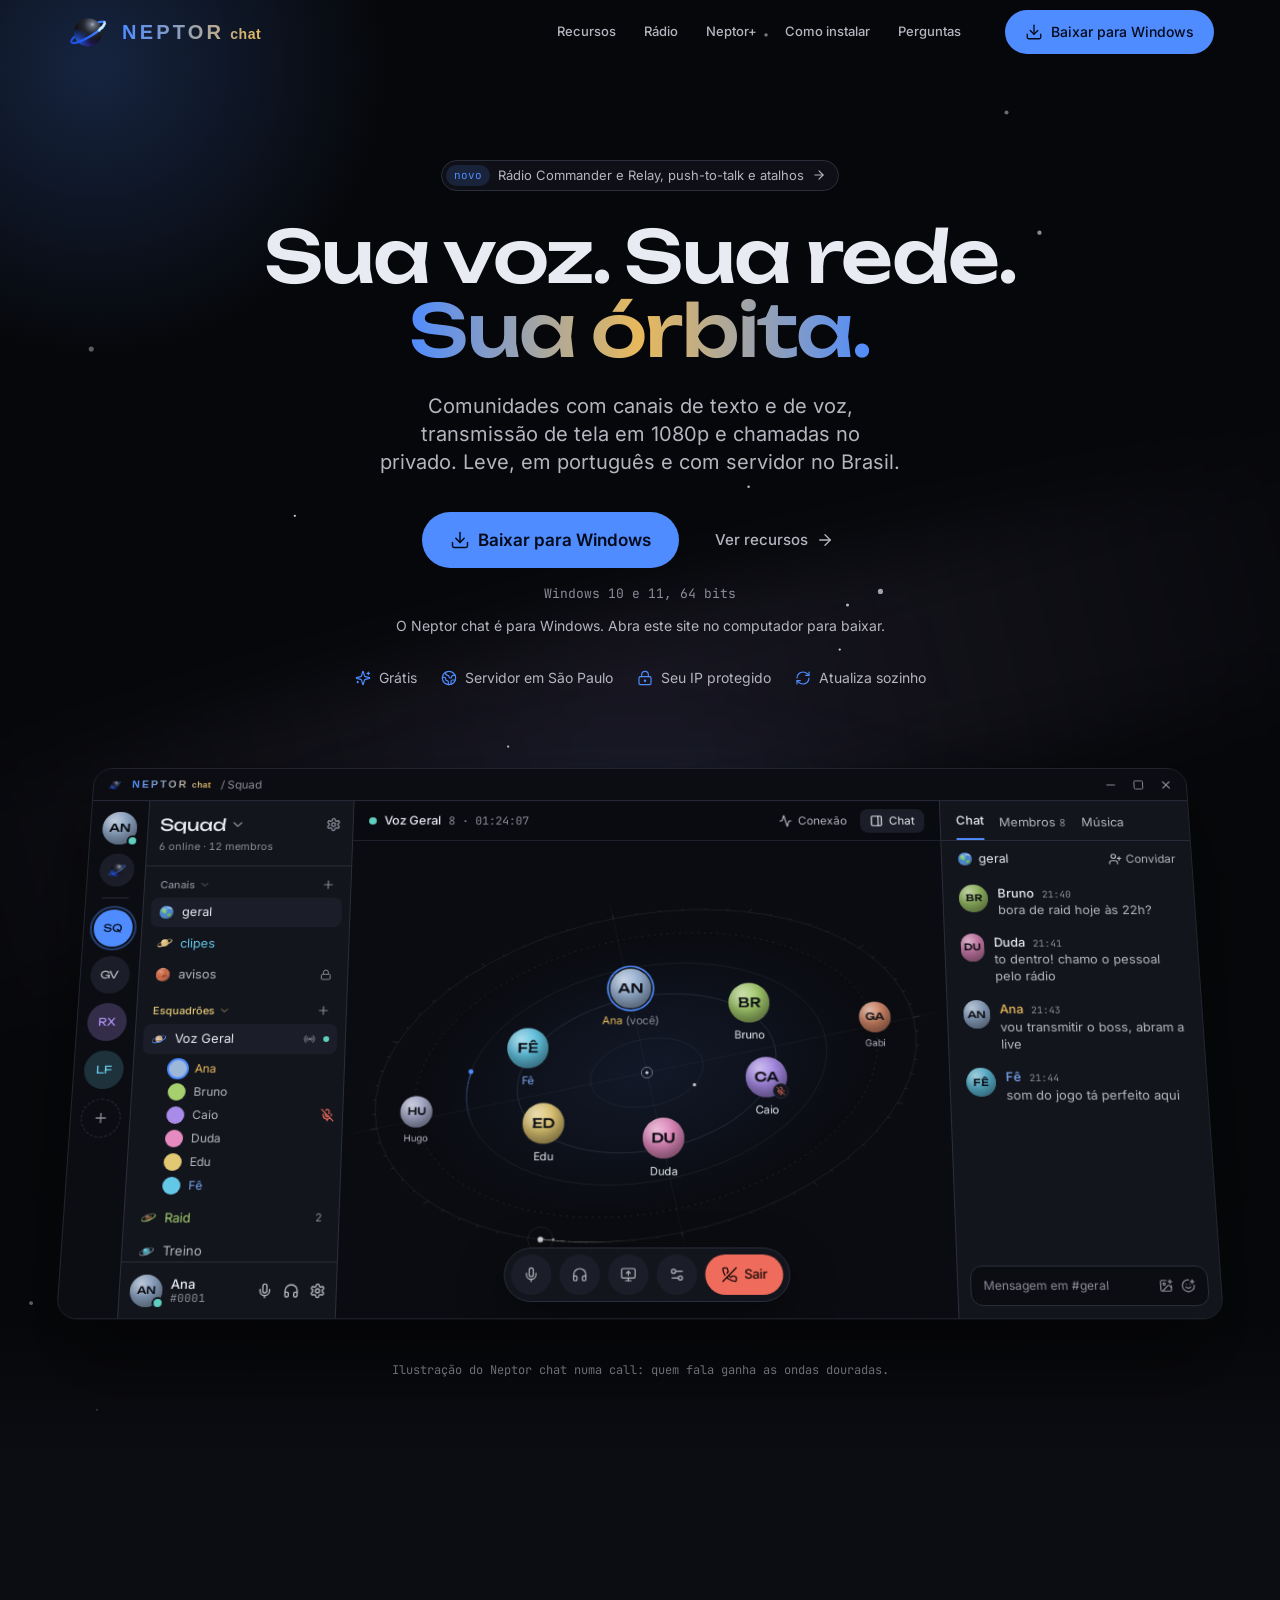
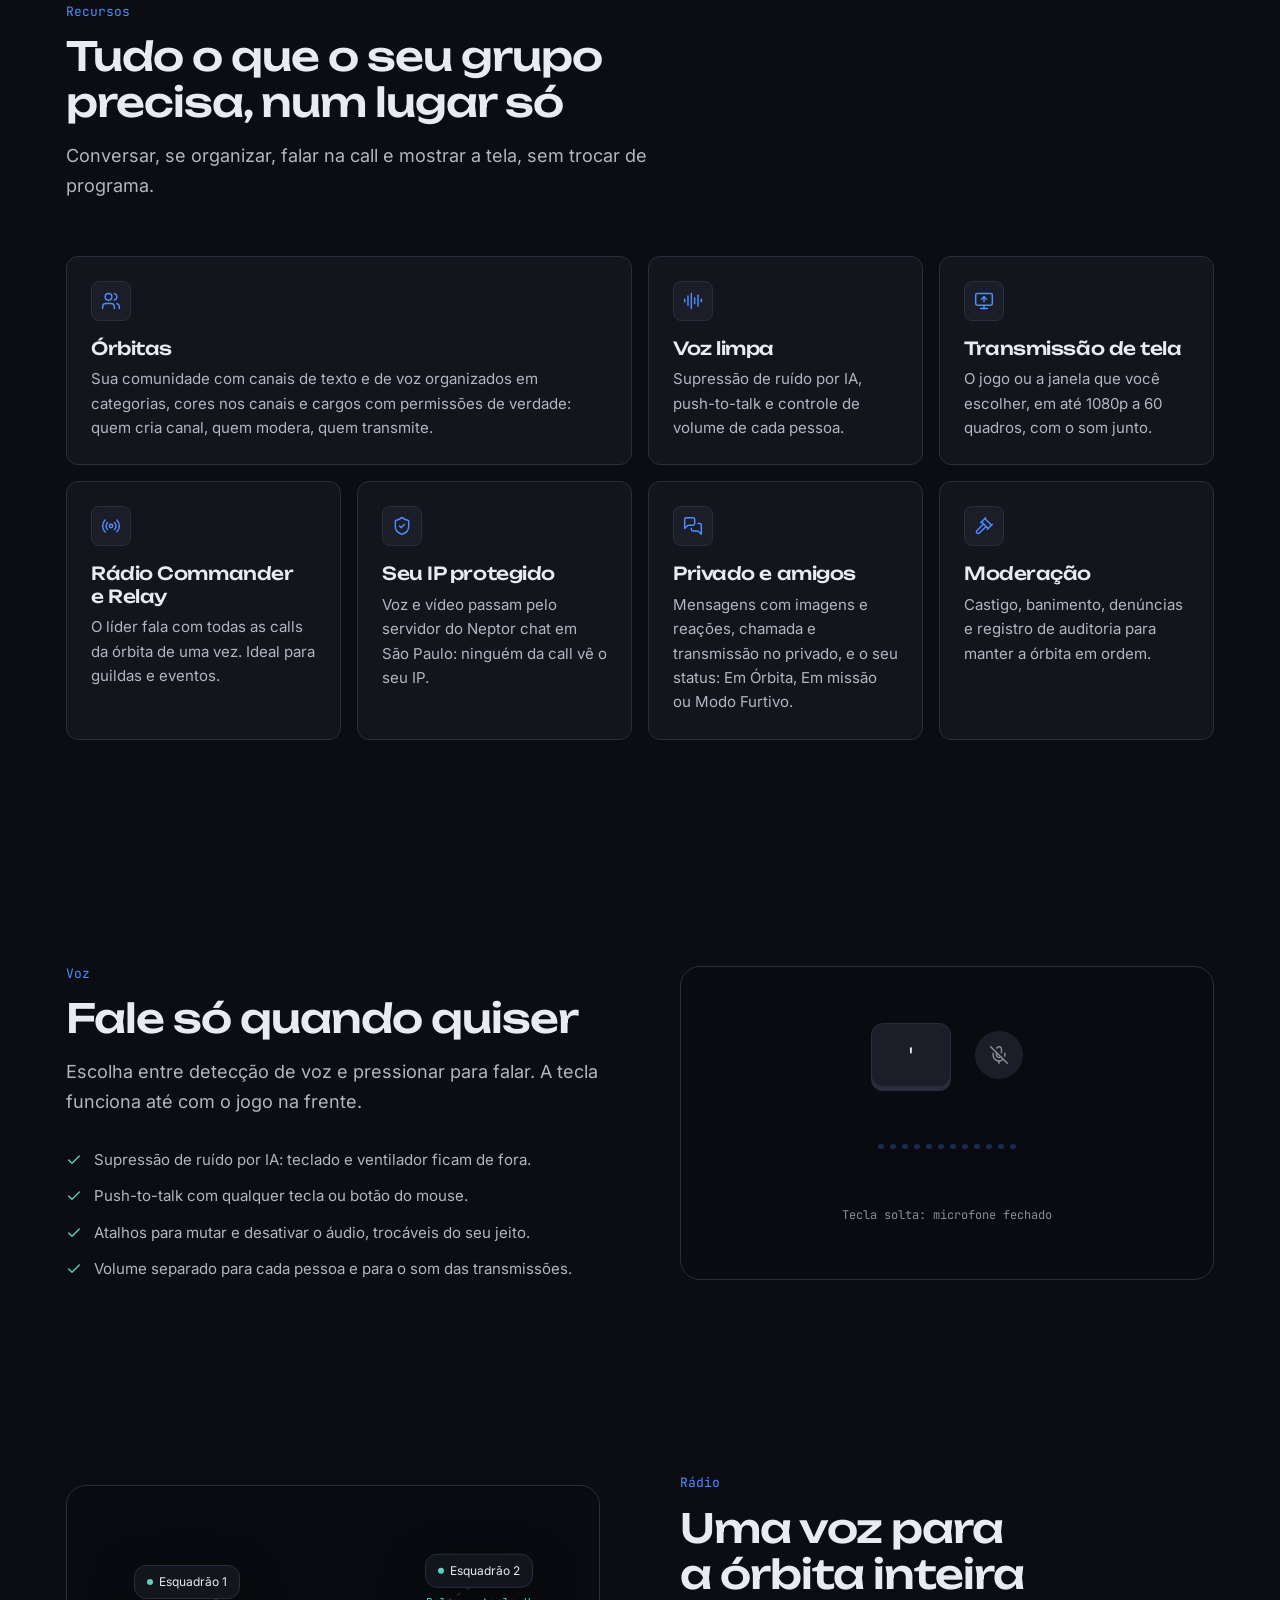
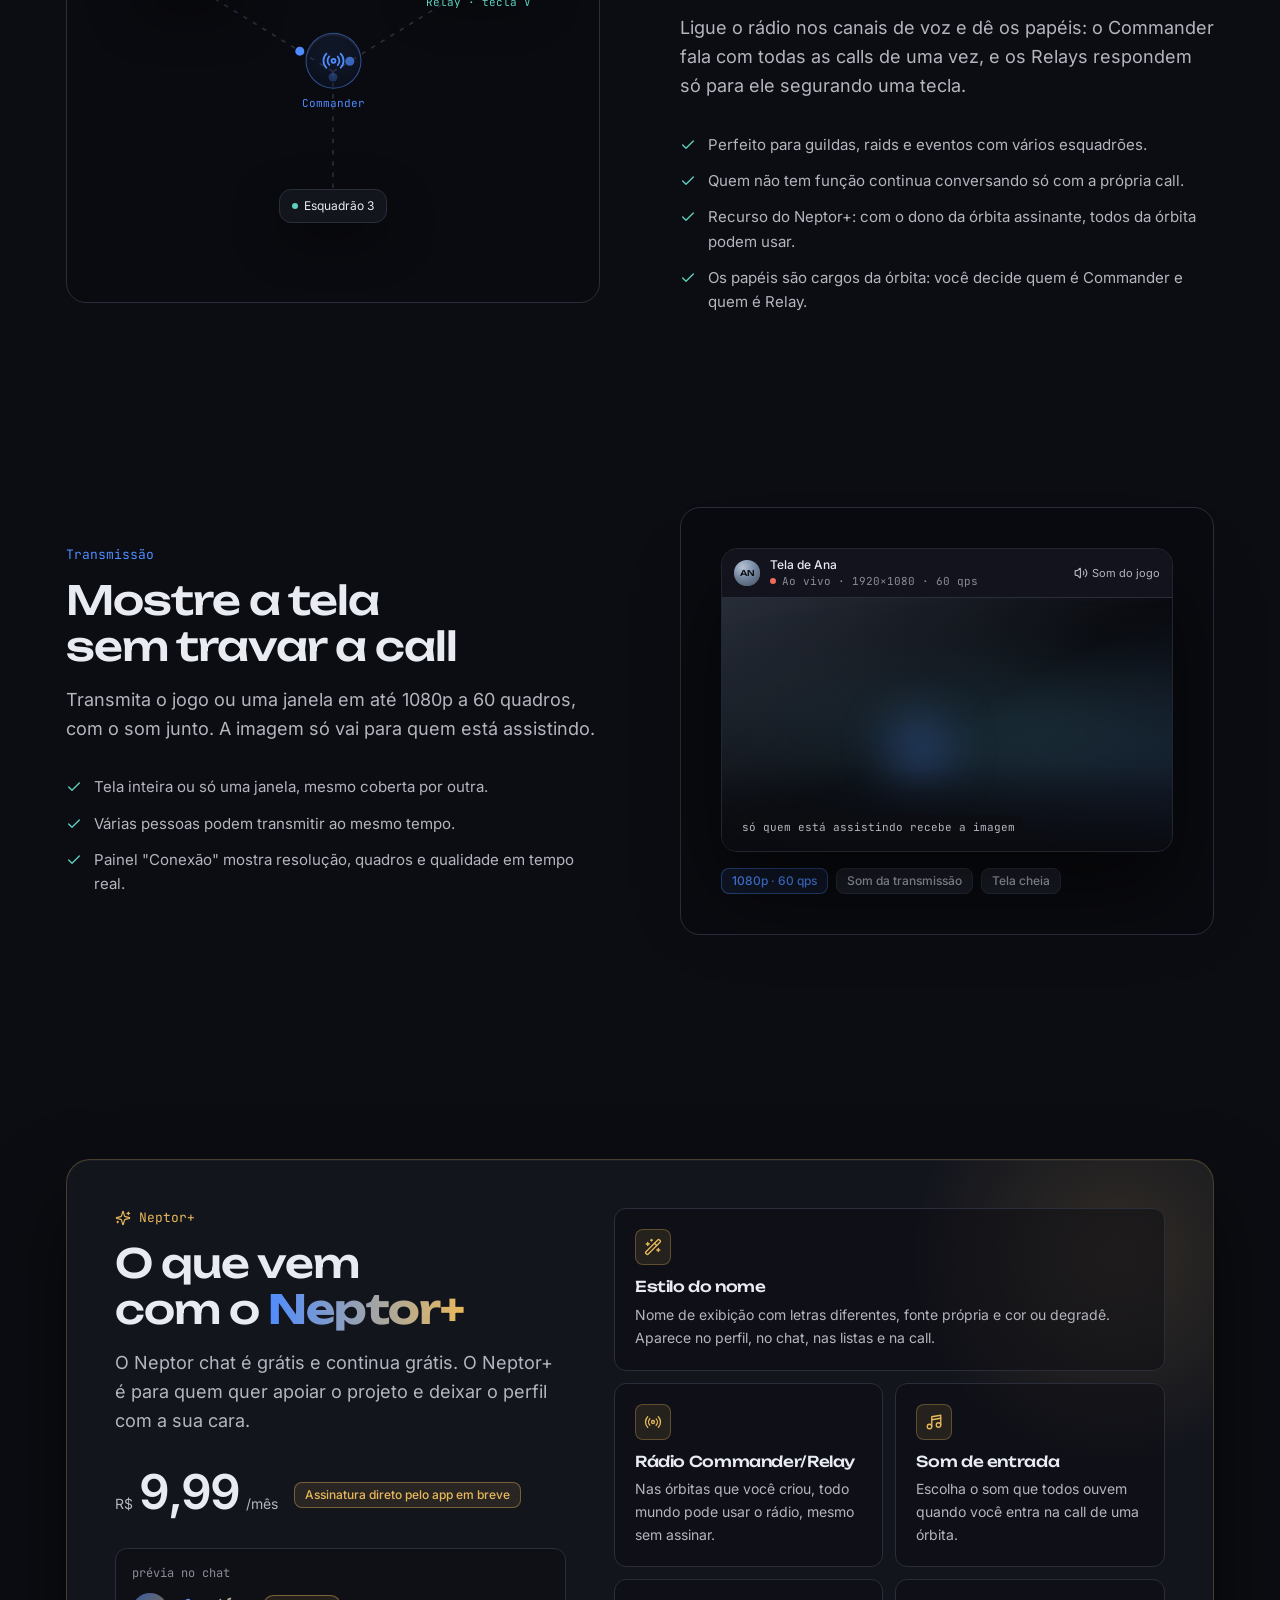
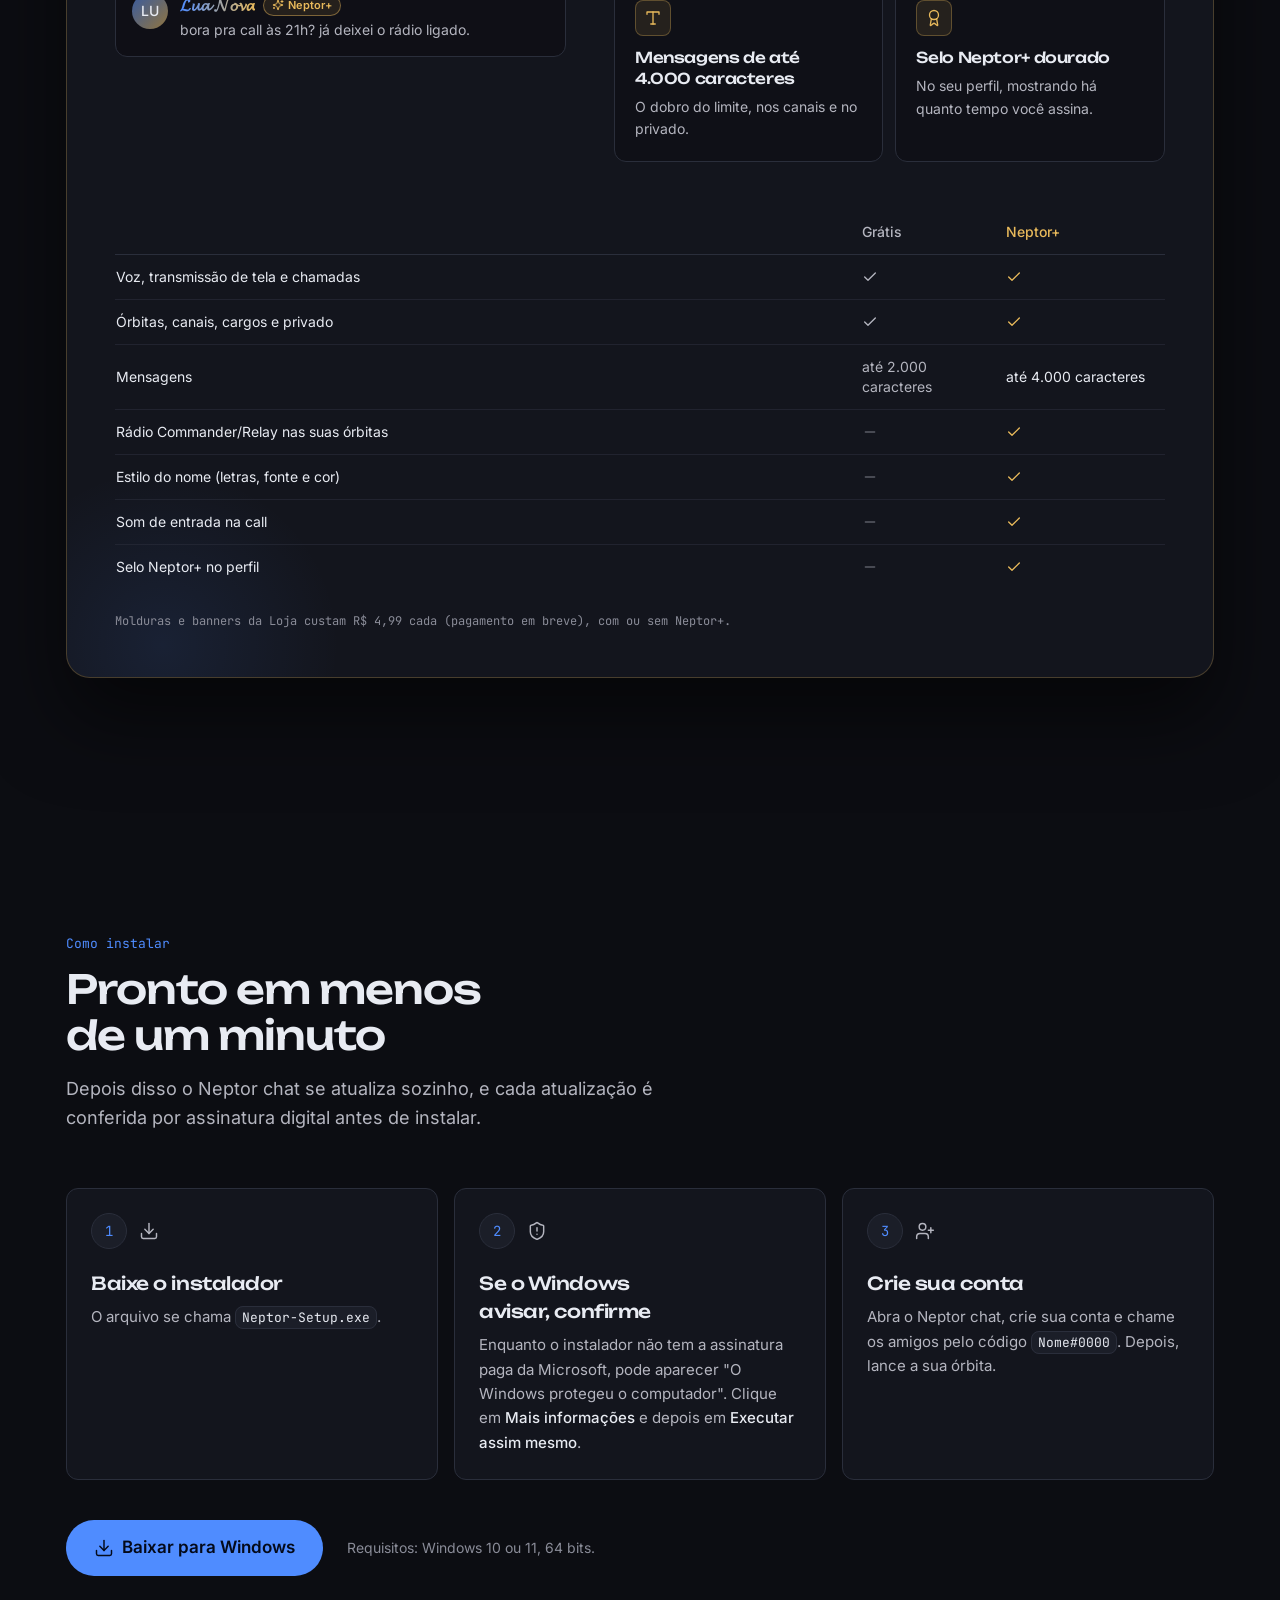
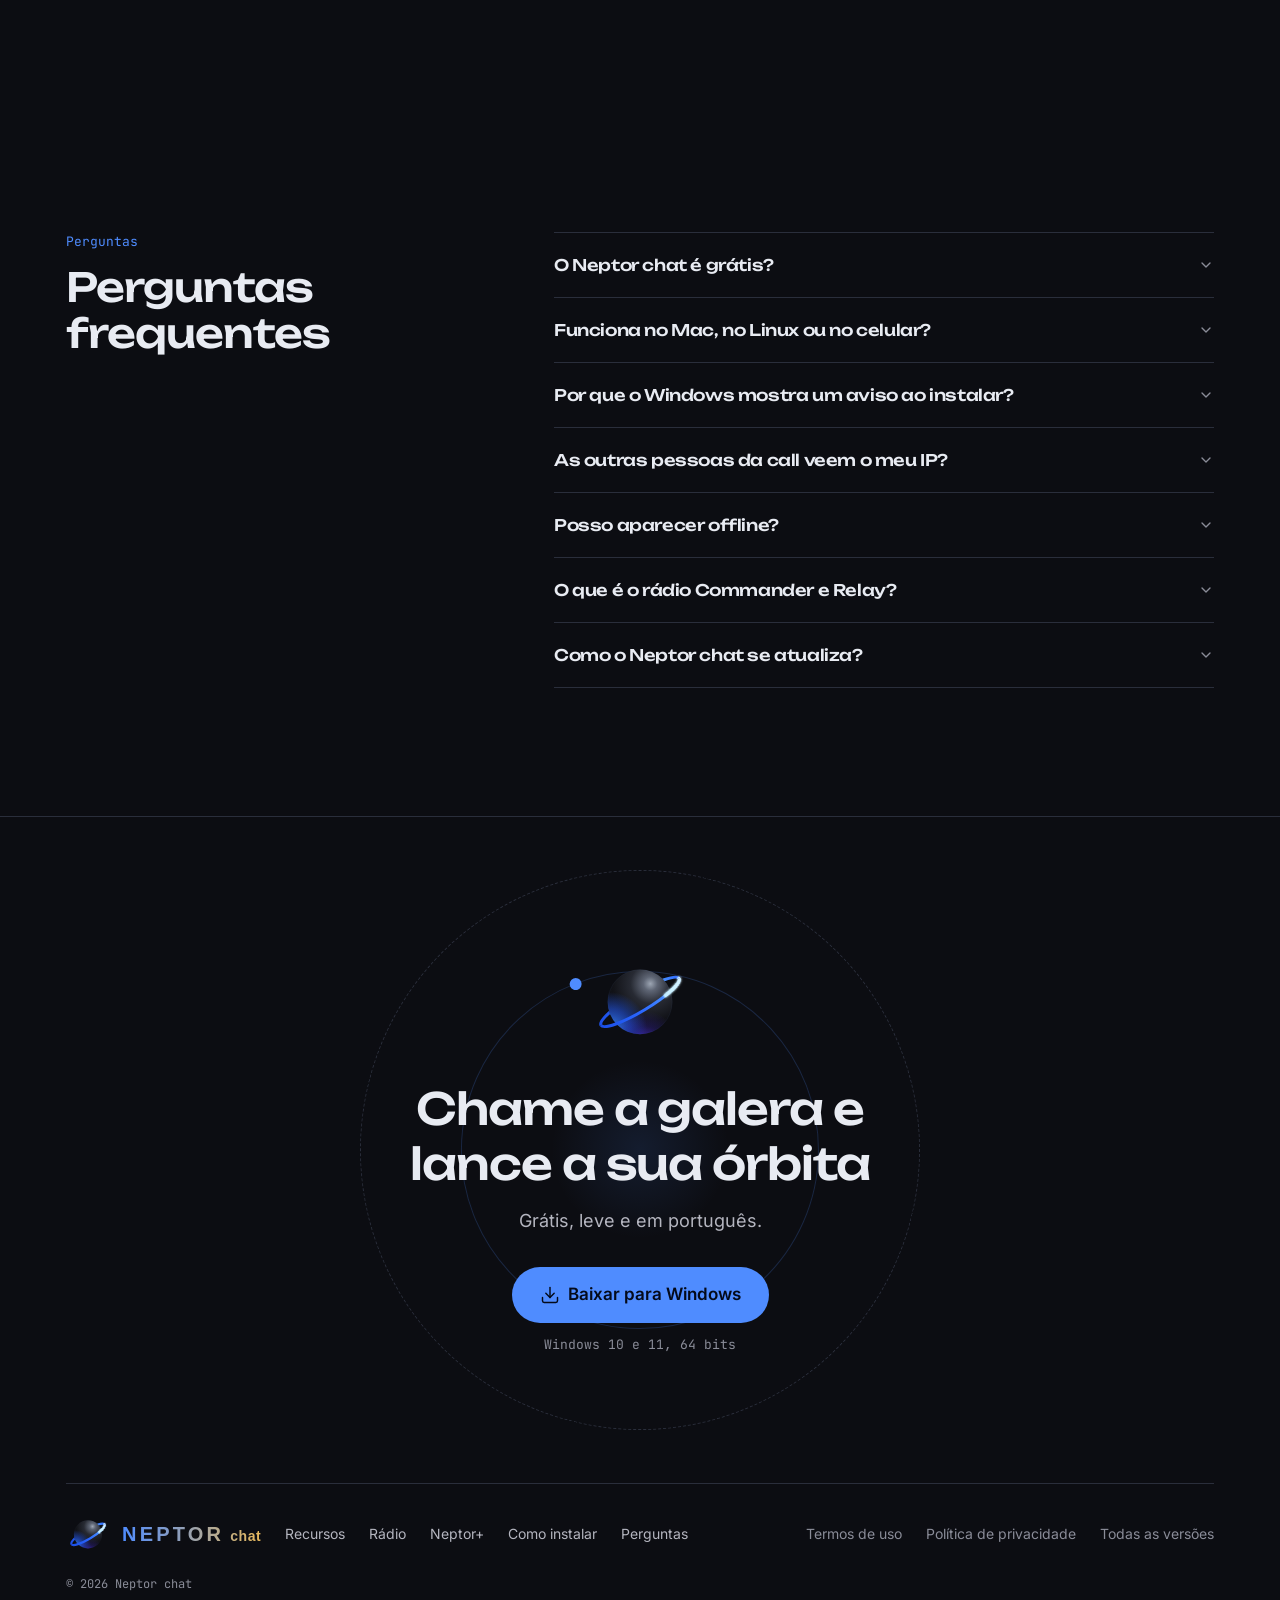
<file: index.html>
<!doctype html>
<html lang="pt-BR">
  <head>
    <meta charset="utf-8" />
    <meta name="viewport" content="width=device-width, initial-scale=1" />
    <title>Neptor chat · Comunidades, voz e transmissão de tela</title>
    <meta name="description" content="Neptor chat é um app para Windows de comunidades, voz e transmissão de tela, com servidor no Brasil. Grátis." />
    <meta name="theme-color" content="#0C0D12" />
    <link rel="canonical" href="https://neptorchat.com.br/" />
    <meta property="og:type" content="website" />
    <meta property="og:url" content="https://neptorchat.com.br/" />
    <meta property="og:site_name" content="Neptor chat" />
    <meta property="og:locale" content="pt_BR" />
    <meta property="og:title" content="Neptor chat · Sua voz. Sua rede. Sua órbita." />
    <meta property="og:description" content="Comunidades, voz e transmissão de tela para jogar e conversar com os amigos. Grátis para Windows." />
    <meta property="og:image" content="https://neptorchat.com.br/neptor-icon.png" />
    <meta name="twitter:card" content="summary" />
    <link rel="icon" href="neptor-icon.ico" sizes="any" />
    <link rel="icon" href="neptor-planet.svg" type="image/svg+xml" />
    <script type="module" crossorigin src="./assets/index-BU9qa1lh.js"></script>
    <link rel="stylesheet" crossorigin href="./assets/index-CrWiMowL.css">
  </head>
  <body>
    <div id="root"></div>
    <noscript>Para baixar o Neptor chat sem JavaScript: https://github.com/Phoenyxs/orbit-releases/releases/latest</noscript>
  </body>
</html>
</file>
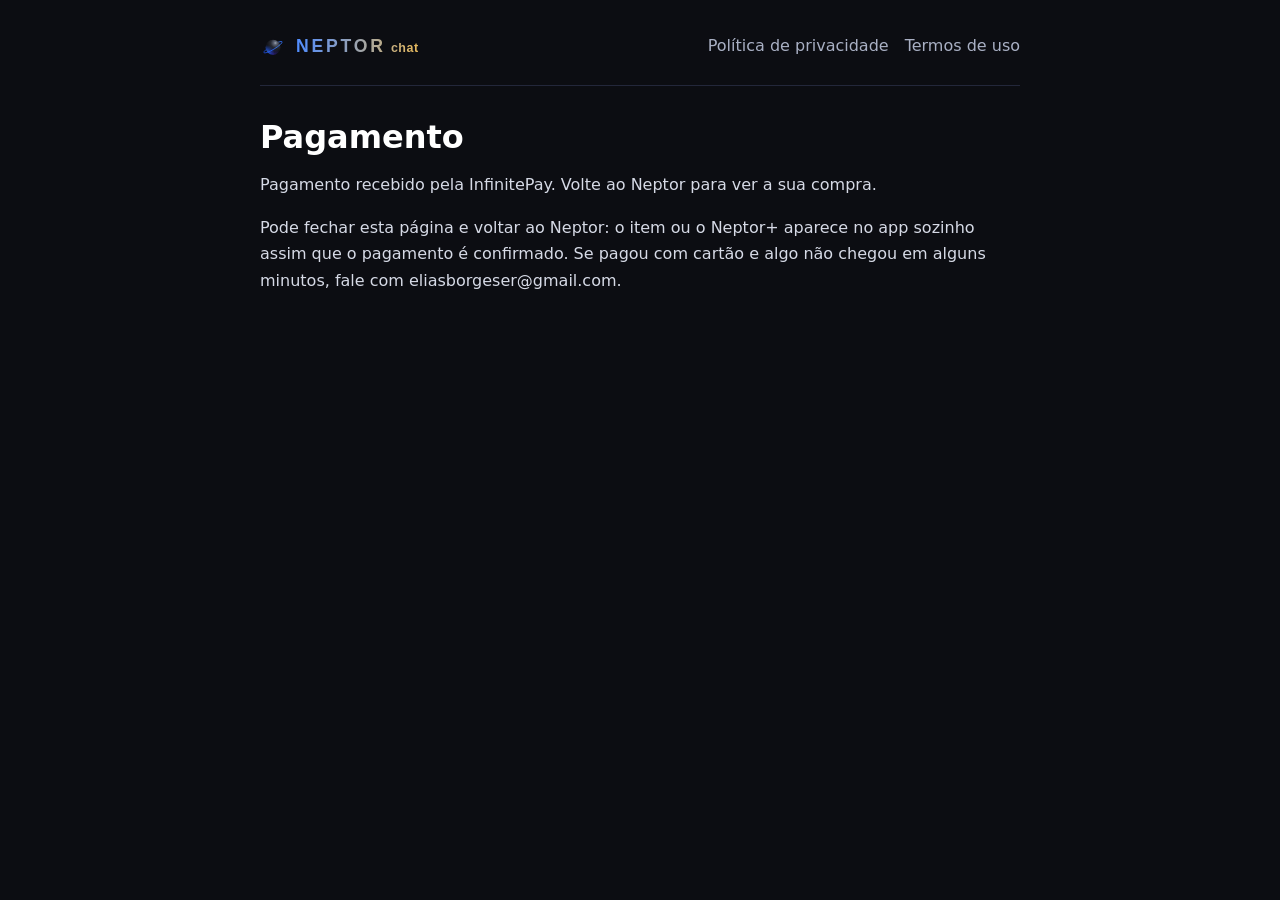
<file: pagamento/index.html>
<!doctype html>
<html lang="pt-BR">
<head>
<meta name="robots" content="noindex" />
<meta charset="utf-8" />
<meta name="viewport" content="width=device-width, initial-scale=1" />
<title>Pagamento · Neptor chat</title>
<meta name="theme-color" content="#0C0D12" />
<link rel="icon" href="../neptor-icon.ico" sizes="any" />
<link rel="icon" href="../neptor-planet.svg" type="image/svg+xml" />
<style>
  :root { color-scheme: dark; }
  body { margin: 0; background: #0C0D12; color: #D6DAE6; font: 16px/1.65 system-ui, -apple-system, "Segoe UI", Roboto, sans-serif; }
  main { max-width: 760px; margin: 0 auto; padding: 32px 20px 80px; }
  header { display: flex; align-items: center; justify-content: space-between; gap: 16px; padding-bottom: 24px; border-bottom: 1px solid #23273A; margin-bottom: 32px; }
  header a { color: #8FB4FF; text-decoration: none; font-weight: 600; }
  header nav a { margin-left: 16px; font-weight: 500; color: #A9B0C4; }
  header nav a[aria-current] { color: #FFFFFF; }
  .brand { display: inline-flex; align-items: center; gap: 10px; }
  .wordmark { display: inline-flex; align-items: baseline; gap: 5px; font-family: Arial, sans-serif; font-weight: 700; background: linear-gradient(90deg, #4F8CFF, #E8B95B); -webkit-background-clip: text; background-clip: text; color: transparent; }
  .wordmark b { letter-spacing: 0.16em; font-size: 1.1rem; }
  .wordmark small { letter-spacing: 0.04em; font-size: 0.78rem; font-weight: 700; }
  .brand img { width: 26px; height: 26px; }
  h1 { color: #FFFFFF; font-size: 2rem; line-height: 1.2; margin: 0 0 8px; }
  h2 { color: #FFFFFF; font-size: 1.25rem; margin: 40px 0 12px; }
  h3 { color: #FFFFFF; font-size: 1.05rem; margin: 28px 0 8px; }
  strong { color: #FFFFFF; }
  a { color: #8FB4FF; }
  ul { padding-left: 22px; }
  li { margin: 6px 0; }
  code { background: #171A26; padding: 1px 6px; border-radius: 4px; }
  .table { overflow-x: auto; margin: 16px 0; }
  table { border-collapse: collapse; width: 100%; font-size: 0.93rem; }
  th, td { border: 1px solid #23273A; padding: 10px 12px; text-align: left; vertical-align: top; }
  th { background: #141726; color: #FFFFFF; }
</style>
</head>
<body>
<main>
<header>
  <a class="brand" href="../"><img src="../neptor-planet.svg" alt="" /><span class="wordmark"><b>NEPTOR</b><small>chat</small></span></a>
  <nav><a href="../privacidade/">Política de privacidade</a><a href="../termos/">Termos de uso</a></nav>
</header>
<h1>Pagamento</h1>
<p id="status">Conferindo o pagamento…</p>
<p>Pode fechar esta página e voltar ao Neptor: o item ou o Neptor+ aparece no app sozinho assim que o pagamento é
confirmado. Se pagou com cartão e algo não chegou em alguns minutos, fale com eliasborgeser@gmail.com.</p>
<script>
(function () {
  var status = document.getElementById('status');
  var params = new URLSearchParams(location.search);
  var body = { order_nsu: params.get('order_nsu'), slug: params.get('slug'), transaction_nsu: params.get('transaction_nsu') };
  if (!body.order_nsu || !body.slug || !body.transaction_nsu) {
    status.textContent = 'Pagamento recebido pela InfinitePay. Volte ao Neptor para ver a sua compra.';
    return;
  }
  fetch("https://api.neptorchat.com.br/api/payments/confirm", { method: 'POST', headers: { 'Content-Type': 'application/json' }, body: JSON.stringify(body) })
    .then(function (res) { return res.json(); })
    .then(function (data) {
      status.textContent = data.status === 'paid'
        ? 'Pagamento confirmado! Já pode voltar ao Neptor.'
        : 'Recebemos a sua volta. Assim que a InfinitePay aprovar o pagamento, a compra aparece no Neptor.';
    })
    .catch(function () {
      status.textContent = 'Não deu para conferir daqui, mas o pagamento também é avisado direto ao Neptor. Volte ao app.';
    });
})();
</script>
</main>
</body>
</html>
</file>
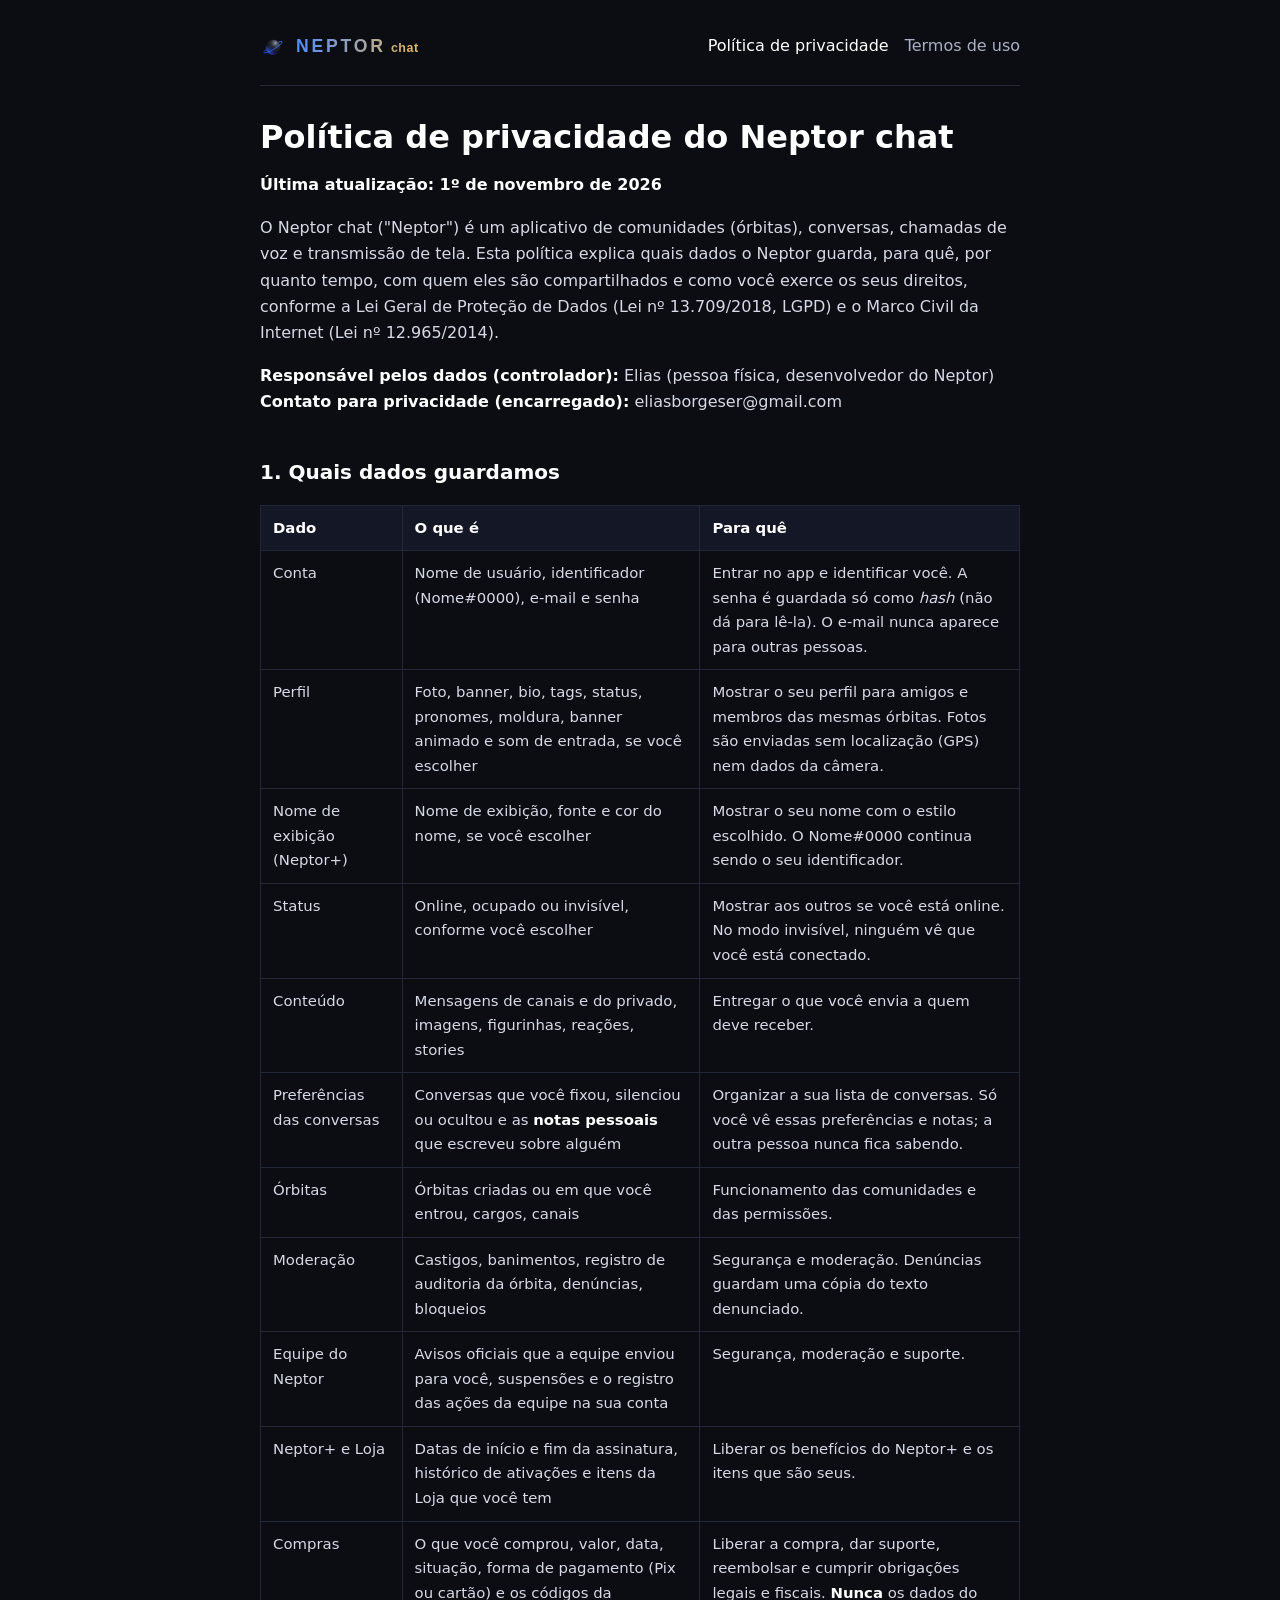
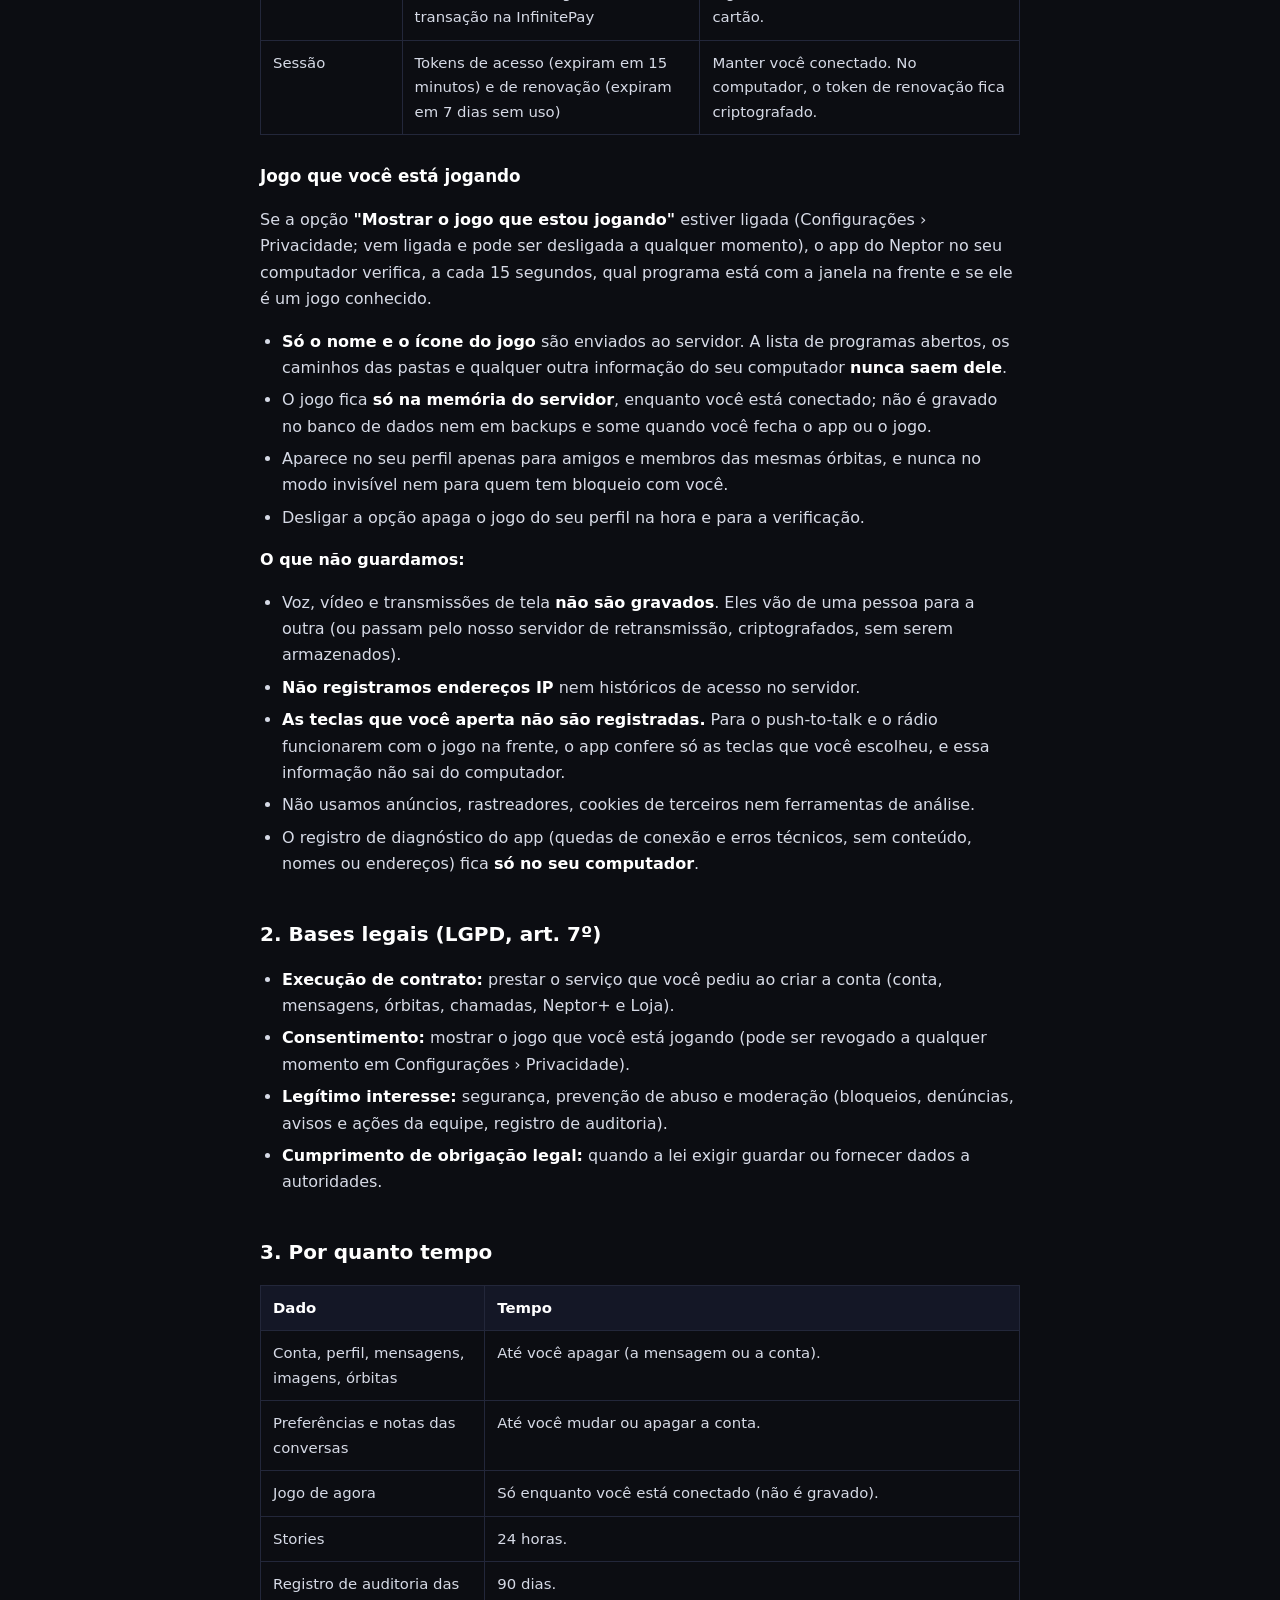
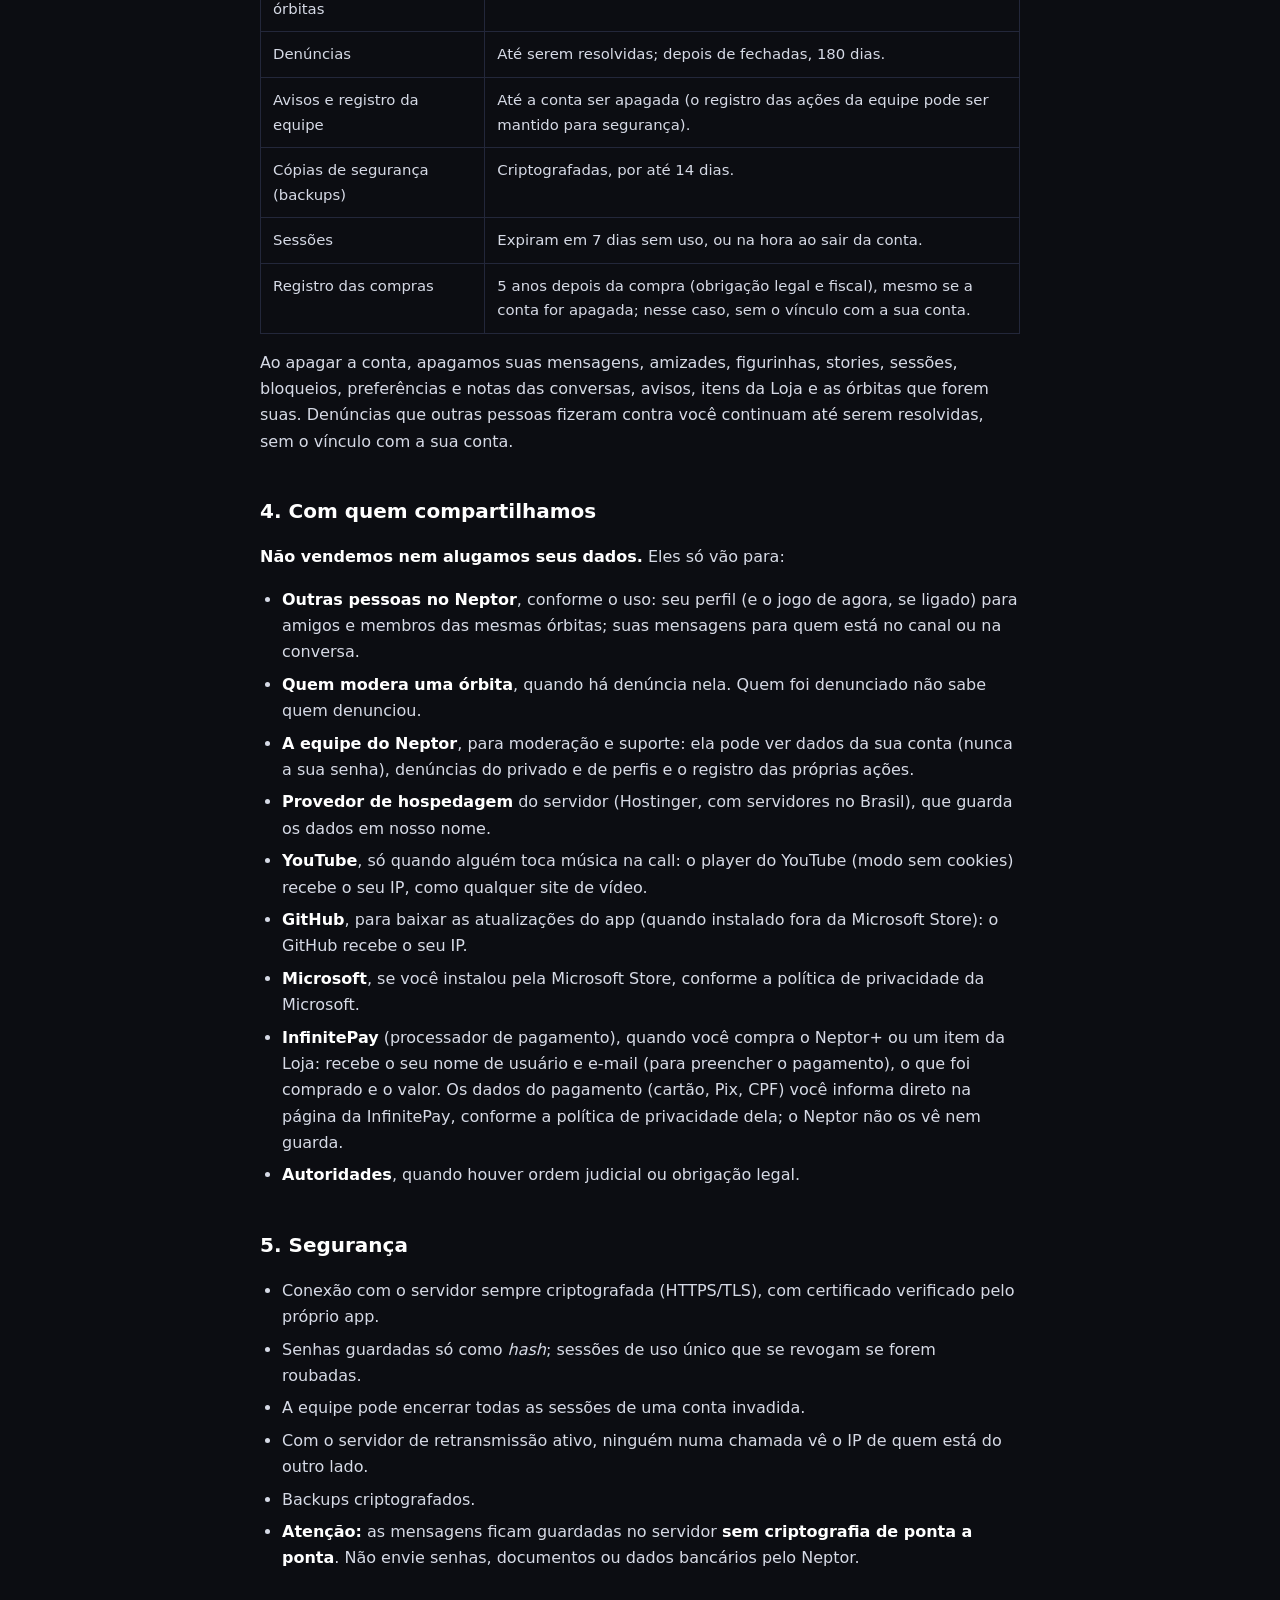
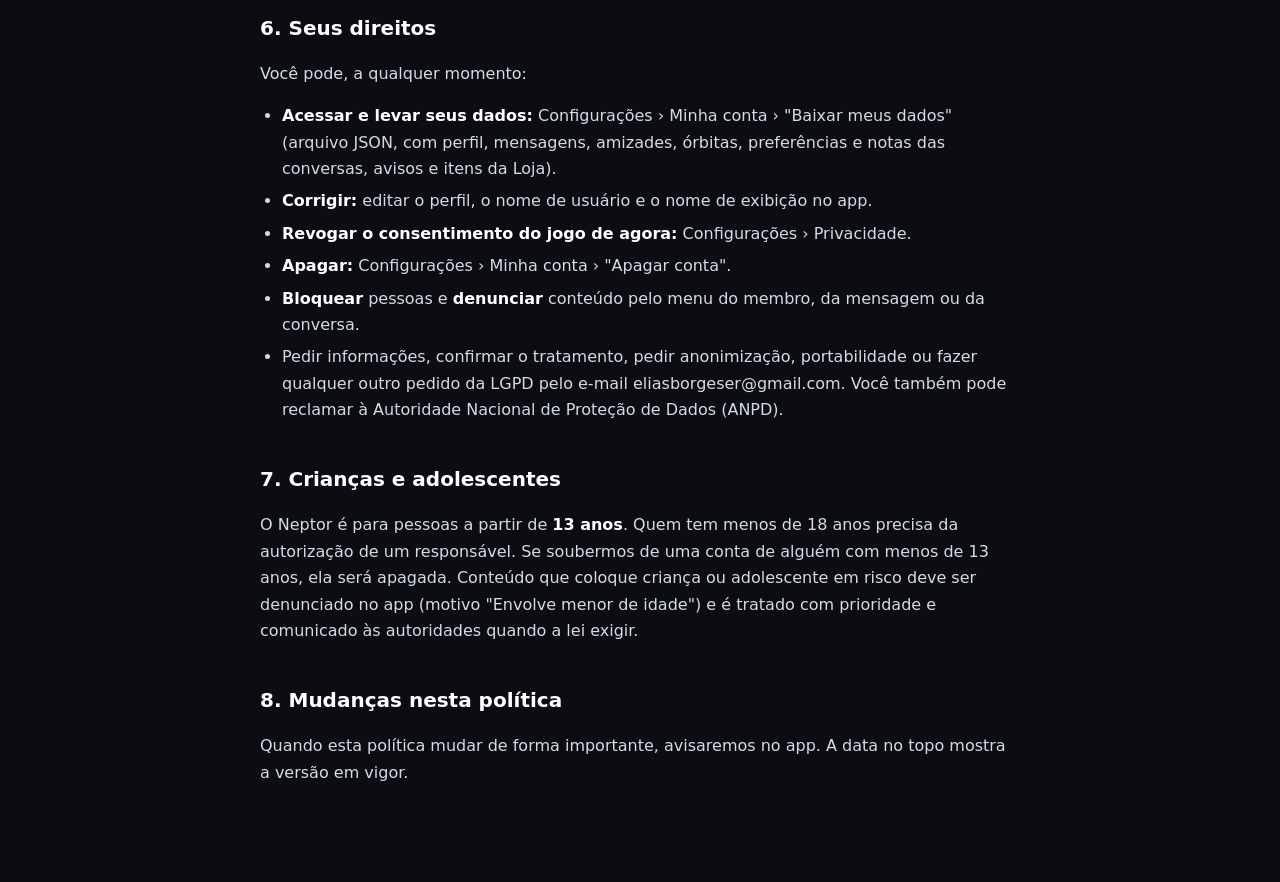
<file: privacidade/index.html>
<!doctype html>
<html lang="pt-BR">
<head>
<meta charset="utf-8" />
<meta name="viewport" content="width=device-width, initial-scale=1" />
<title>Política de privacidade · Neptor chat</title>
<meta name="theme-color" content="#0C0D12" />
<link rel="icon" href="../neptor-icon.ico" sizes="any" />
<link rel="icon" href="../neptor-planet.svg" type="image/svg+xml" />
<style>
  :root { color-scheme: dark; }
  body { margin: 0; background: #0C0D12; color: #D6DAE6; font: 16px/1.65 system-ui, -apple-system, "Segoe UI", Roboto, sans-serif; }
  main { max-width: 760px; margin: 0 auto; padding: 32px 20px 80px; }
  header { display: flex; align-items: center; justify-content: space-between; gap: 16px; padding-bottom: 24px; border-bottom: 1px solid #23273A; margin-bottom: 32px; }
  header a { color: #8FB4FF; text-decoration: none; font-weight: 600; }
  header nav a { margin-left: 16px; font-weight: 500; color: #A9B0C4; }
  header nav a[aria-current] { color: #FFFFFF; }
  .brand { display: inline-flex; align-items: center; gap: 10px; }
  .wordmark { display: inline-flex; align-items: baseline; gap: 5px; font-family: Arial, sans-serif; font-weight: 700; background: linear-gradient(90deg, #4F8CFF, #E8B95B); -webkit-background-clip: text; background-clip: text; color: transparent; }
  .wordmark b { letter-spacing: 0.16em; font-size: 1.1rem; }
  .wordmark small { letter-spacing: 0.04em; font-size: 0.78rem; font-weight: 700; }
  .brand img { width: 26px; height: 26px; }
  h1 { color: #FFFFFF; font-size: 2rem; line-height: 1.2; margin: 0 0 8px; }
  h2 { color: #FFFFFF; font-size: 1.25rem; margin: 40px 0 12px; }
  h3 { color: #FFFFFF; font-size: 1.05rem; margin: 28px 0 8px; }
  strong { color: #FFFFFF; }
  a { color: #8FB4FF; }
  ul { padding-left: 22px; }
  li { margin: 6px 0; }
  code { background: #171A26; padding: 1px 6px; border-radius: 4px; }
  .table { overflow-x: auto; margin: 16px 0; }
  table { border-collapse: collapse; width: 100%; font-size: 0.93rem; }
  th, td { border: 1px solid #23273A; padding: 10px 12px; text-align: left; vertical-align: top; }
  th { background: #141726; color: #FFFFFF; }
</style>
</head>
<body>
<main>
<header>
  <a class="brand" href="../"><img src="../neptor-planet.svg" alt="" /><span class="wordmark"><b>NEPTOR</b><small>chat</small></span></a>
  <nav><a href="../privacidade/" aria-current="page">Política de privacidade</a><a href="../termos/">Termos de uso</a></nav>
</header>
<h1>Política de privacidade do Neptor chat</h1>
<p><strong>Última atualização: 1º de novembro de 2026</strong></p>
<p>O Neptor chat ("Neptor") é um aplicativo de comunidades (órbitas), conversas, chamadas de voz e transmissão de tela. Esta política explica quais dados o Neptor guarda, para quê, por quanto tempo, com quem eles são compartilhados e como você exerce os seus direitos, conforme a Lei Geral de Proteção de Dados (Lei nº 13.709/2018, LGPD) e o Marco Civil da Internet (Lei nº 12.965/2014).</p>
<p><strong>Responsável pelos dados (controlador):</strong> Elias (pessoa física, desenvolvedor do Neptor)<br /><strong>Contato para privacidade (encarregado):</strong> eliasborgeser@gmail.com</p>
<h2>1. Quais dados guardamos</h2>
<div class="table"><table><thead><tr><th>Dado</th><th>O que é</th><th>Para quê</th></tr></thead><tbody><tr><td>Conta</td><td>Nome de usuário, identificador (Nome#0000), e-mail e senha</td><td>Entrar no app e identificar você. A senha é guardada só como <em>hash</em> (não dá para lê-la). O e-mail nunca aparece para outras pessoas.</td></tr><tr><td>Perfil</td><td>Foto, banner, bio, tags, status, pronomes, moldura, banner animado e som de entrada, se você escolher</td><td>Mostrar o seu perfil para amigos e membros das mesmas órbitas. Fotos são enviadas sem localização (GPS) nem dados da câmera.</td></tr><tr><td>Nome de exibição (Neptor+)</td><td>Nome de exibição, fonte e cor do nome, se você escolher</td><td>Mostrar o seu nome com o estilo escolhido. O Nome#0000 continua sendo o seu identificador.</td></tr><tr><td>Status</td><td>Online, ocupado ou invisível, conforme você escolher</td><td>Mostrar aos outros se você está online. No modo invisível, ninguém vê que você está conectado.</td></tr><tr><td>Conteúdo</td><td>Mensagens de canais e do privado, imagens, figurinhas, reações, stories</td><td>Entregar o que você envia a quem deve receber.</td></tr><tr><td>Preferências das conversas</td><td>Conversas que você fixou, silenciou ou ocultou e as <strong>notas pessoais</strong> que escreveu sobre alguém</td><td>Organizar a sua lista de conversas. Só você vê essas preferências e notas; a outra pessoa nunca fica sabendo.</td></tr><tr><td>Órbitas</td><td>Órbitas criadas ou em que você entrou, cargos, canais</td><td>Funcionamento das comunidades e das permissões.</td></tr><tr><td>Moderação</td><td>Castigos, banimentos, registro de auditoria da órbita, denúncias, bloqueios</td><td>Segurança e moderação. Denúncias guardam uma cópia do texto denunciado.</td></tr><tr><td>Equipe do Neptor</td><td>Avisos oficiais que a equipe enviou para você, suspensões e o registro das ações da equipe na sua conta</td><td>Segurança, moderação e suporte.</td></tr><tr><td>Neptor+ e Loja</td><td>Datas de início e fim da assinatura, histórico de ativações e itens da Loja que você tem</td><td>Liberar os benefícios do Neptor+ e os itens que são seus.</td></tr><tr><td>Compras</td><td>O que você comprou, valor, data, situação, forma de pagamento (Pix ou cartão) e os códigos da transação na InfinitePay</td><td>Liberar a compra, dar suporte, reembolsar e cumprir obrigações legais e fiscais. <strong>Nunca</strong> os dados do cartão.</td></tr><tr><td>Sessão</td><td>Tokens de acesso (expiram em 15 minutos) e de renovação (expiram em 7 dias sem uso)</td><td>Manter você conectado. No computador, o token de renovação fica criptografado.</td></tr></tbody></table></div>
<h3>Jogo que você está jogando</h3>
<p>Se a opção <strong>"Mostrar o jogo que estou jogando"</strong> estiver ligada (Configurações › Privacidade; vem ligada e pode ser desligada a qualquer momento), o app do Neptor no seu computador verifica, a cada 15 segundos, qual programa está com a janela na frente e se ele é um jogo conhecido.</p>
<ul><li><strong>Só o nome e o ícone do jogo</strong> são enviados ao servidor. A lista de programas abertos, os caminhos das pastas e qualquer outra informação do seu computador <strong>nunca saem dele</strong>.</li><li>O jogo fica <strong>só na memória do servidor</strong>, enquanto você está conectado; não é gravado no banco de dados nem em backups e some quando você fecha o app ou o jogo.</li><li>Aparece no seu perfil apenas para amigos e membros das mesmas órbitas, e nunca no modo invisível nem para quem tem bloqueio com você.</li><li>Desligar a opção apaga o jogo do seu perfil na hora e para a verificação.</li></ul>
<p><strong>O que não guardamos:</strong></p>
<ul><li>Voz, vídeo e transmissões de tela <strong>não são gravados</strong>. Eles vão de uma pessoa para a outra (ou passam pelo nosso servidor de retransmissão, criptografados, sem serem armazenados).</li><li><strong>Não registramos endereços IP</strong> nem históricos de acesso no servidor.</li><li><strong>As teclas que você aperta não são registradas.</strong> Para o push-to-talk e o rádio funcionarem com o jogo na frente, o app confere só as teclas que você escolheu, e essa informação não sai do computador.</li><li>Não usamos anúncios, rastreadores, cookies de terceiros nem ferramentas de análise.</li><li>O registro de diagnóstico do app (quedas de conexão e erros técnicos, sem conteúdo, nomes ou endereços) fica <strong>só no seu computador</strong>.</li></ul>
<h2>2. Bases legais (LGPD, art. 7º)</h2>
<ul><li><strong>Execução de contrato:</strong> prestar o serviço que você pediu ao criar a conta (conta, mensagens, órbitas, chamadas, Neptor+ e Loja).</li><li><strong>Consentimento:</strong> mostrar o jogo que você está jogando (pode ser revogado a qualquer momento em Configurações › Privacidade).</li><li><strong>Legítimo interesse:</strong> segurança, prevenção de abuso e moderação (bloqueios, denúncias, avisos e ações da equipe, registro de auditoria).</li><li><strong>Cumprimento de obrigação legal:</strong> quando a lei exigir guardar ou fornecer dados a autoridades.</li></ul>
<h2>3. Por quanto tempo</h2>
<div class="table"><table><thead><tr><th>Dado</th><th>Tempo</th></tr></thead><tbody><tr><td>Conta, perfil, mensagens, imagens, órbitas</td><td>Até você apagar (a mensagem ou a conta).</td></tr><tr><td>Preferências e notas das conversas</td><td>Até você mudar ou apagar a conta.</td></tr><tr><td>Jogo de agora</td><td>Só enquanto você está conectado (não é gravado).</td></tr><tr><td>Stories</td><td>24 horas.</td></tr><tr><td>Registro de auditoria das órbitas</td><td>90 dias.</td></tr><tr><td>Denúncias</td><td>Até serem resolvidas; depois de fechadas, 180 dias.</td></tr><tr><td>Avisos e registro da equipe</td><td>Até a conta ser apagada (o registro das ações da equipe pode ser mantido para segurança).</td></tr><tr><td>Cópias de segurança (backups)</td><td>Criptografadas, por até 14 dias.</td></tr><tr><td>Sessões</td><td>Expiram em 7 dias sem uso, ou na hora ao sair da conta.</td></tr><tr><td>Registro das compras</td><td>5 anos depois da compra (obrigação legal e fiscal), mesmo se a conta for apagada; nesse caso, sem o vínculo com a sua conta.</td></tr></tbody></table></div>
<p>Ao apagar a conta, apagamos suas mensagens, amizades, figurinhas, stories, sessões, bloqueios, preferências e notas das conversas, avisos, itens da Loja e as órbitas que forem suas. Denúncias que outras pessoas fizeram contra você continuam até serem resolvidas, sem o vínculo com a sua conta.</p>
<h2>4. Com quem compartilhamos</h2>
<p><strong>Não vendemos nem alugamos seus dados.</strong> Eles só vão para:</p>
<ul><li><strong>Outras pessoas no Neptor</strong>, conforme o uso: seu perfil (e o jogo de agora, se ligado) para amigos e membros das mesmas órbitas; suas mensagens para quem está no canal ou na conversa.</li><li><strong>Quem modera uma órbita</strong>, quando há denúncia nela. Quem foi denunciado não sabe quem denunciou.</li><li><strong>A equipe do Neptor</strong>, para moderação e suporte: ela pode ver dados da sua conta (nunca a sua senha), denúncias do privado e de perfis e o registro das próprias ações.</li><li><strong>Provedor de hospedagem</strong> do servidor (Hostinger, com servidores no Brasil), que guarda os dados em nosso nome.</li><li><strong>YouTube</strong>, só quando alguém toca música na call: o player do YouTube (modo sem cookies) recebe o seu IP, como qualquer site de vídeo.</li><li><strong>GitHub</strong>, para baixar as atualizações do app (quando instalado fora da Microsoft Store): o GitHub recebe o seu IP.</li><li><strong>Microsoft</strong>, se você instalou pela Microsoft Store, conforme a política de privacidade da Microsoft.</li><li><strong>InfinitePay</strong> (processador de pagamento), quando você compra o Neptor+ ou um item da Loja: recebe o seu nome de usuário e e-mail (para preencher o pagamento), o que foi comprado e o valor. Os dados do pagamento (cartão, Pix, CPF) você informa direto na página da InfinitePay, conforme a política de privacidade dela; o Neptor não os vê nem guarda.</li><li><strong>Autoridades</strong>, quando houver ordem judicial ou obrigação legal.</li></ul>
<h2>5. Segurança</h2>
<ul><li>Conexão com o servidor sempre criptografada (HTTPS/TLS), com certificado verificado pelo próprio app.</li><li>Senhas guardadas só como <em>hash</em>; sessões de uso único que se revogam se forem roubadas.</li><li>A equipe pode encerrar todas as sessões de uma conta invadida.</li><li>Com o servidor de retransmissão ativo, ninguém numa chamada vê o IP de quem está do outro lado.</li><li>Backups criptografados.</li><li><strong>Atenção:</strong> as mensagens ficam guardadas no servidor <strong>sem criptografia de ponta a ponta</strong>. Não envie senhas, documentos ou dados bancários pelo Neptor.</li></ul>
<h2>6. Seus direitos</h2>
<p>Você pode, a qualquer momento:</p>
<ul><li><strong>Acessar e levar seus dados:</strong> Configurações › Minha conta › "Baixar meus dados" (arquivo JSON, com perfil, mensagens, amizades, órbitas, preferências e notas das conversas, avisos e itens da Loja).</li><li><strong>Corrigir:</strong> editar o perfil, o nome de usuário e o nome de exibição no app.</li><li><strong>Revogar o consentimento do jogo de agora:</strong> Configurações › Privacidade.</li><li><strong>Apagar:</strong> Configurações › Minha conta › "Apagar conta".</li><li><strong>Bloquear</strong> pessoas e <strong>denunciar</strong> conteúdo pelo menu do membro, da mensagem ou da conversa.</li><li>Pedir informações, confirmar o tratamento, pedir anonimização, portabilidade ou fazer qualquer outro pedido da LGPD pelo e-mail eliasborgeser@gmail.com. Você também pode reclamar à Autoridade Nacional de Proteção de Dados (ANPD).</li></ul>
<h2>7. Crianças e adolescentes</h2>
<p>O Neptor é para pessoas a partir de <strong>13 anos</strong>. Quem tem menos de 18 anos precisa da autorização de um responsável. Se soubermos de uma conta de alguém com menos de 13 anos, ela será apagada. Conteúdo que coloque criança ou adolescente em risco deve ser denunciado no app (motivo "Envolve menor de idade") e é tratado com prioridade e comunicado às autoridades quando a lei exigir.</p>
<h2>8. Mudanças nesta política</h2>
<p>Quando esta política mudar de forma importante, avisaremos no app. A data no topo mostra a versão em vigor.</p>
</main>
</body>
</html>
</file>
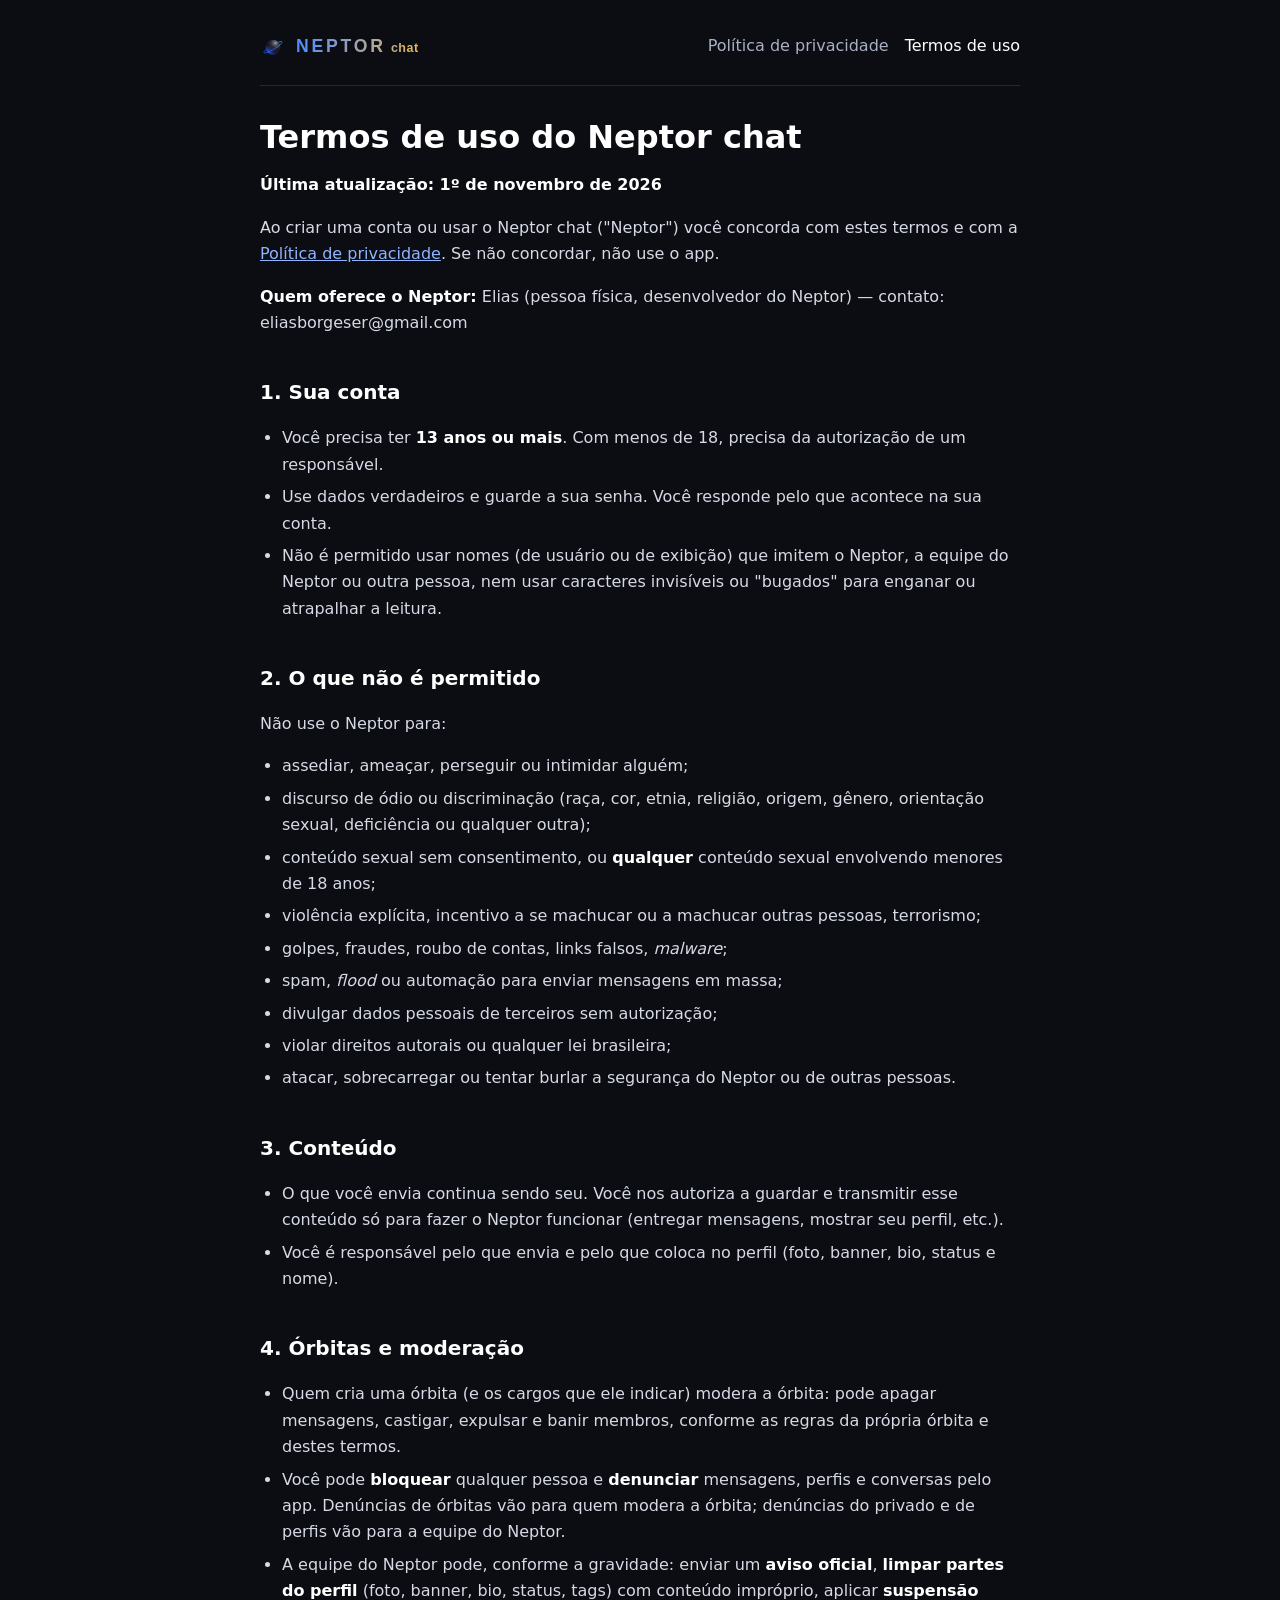
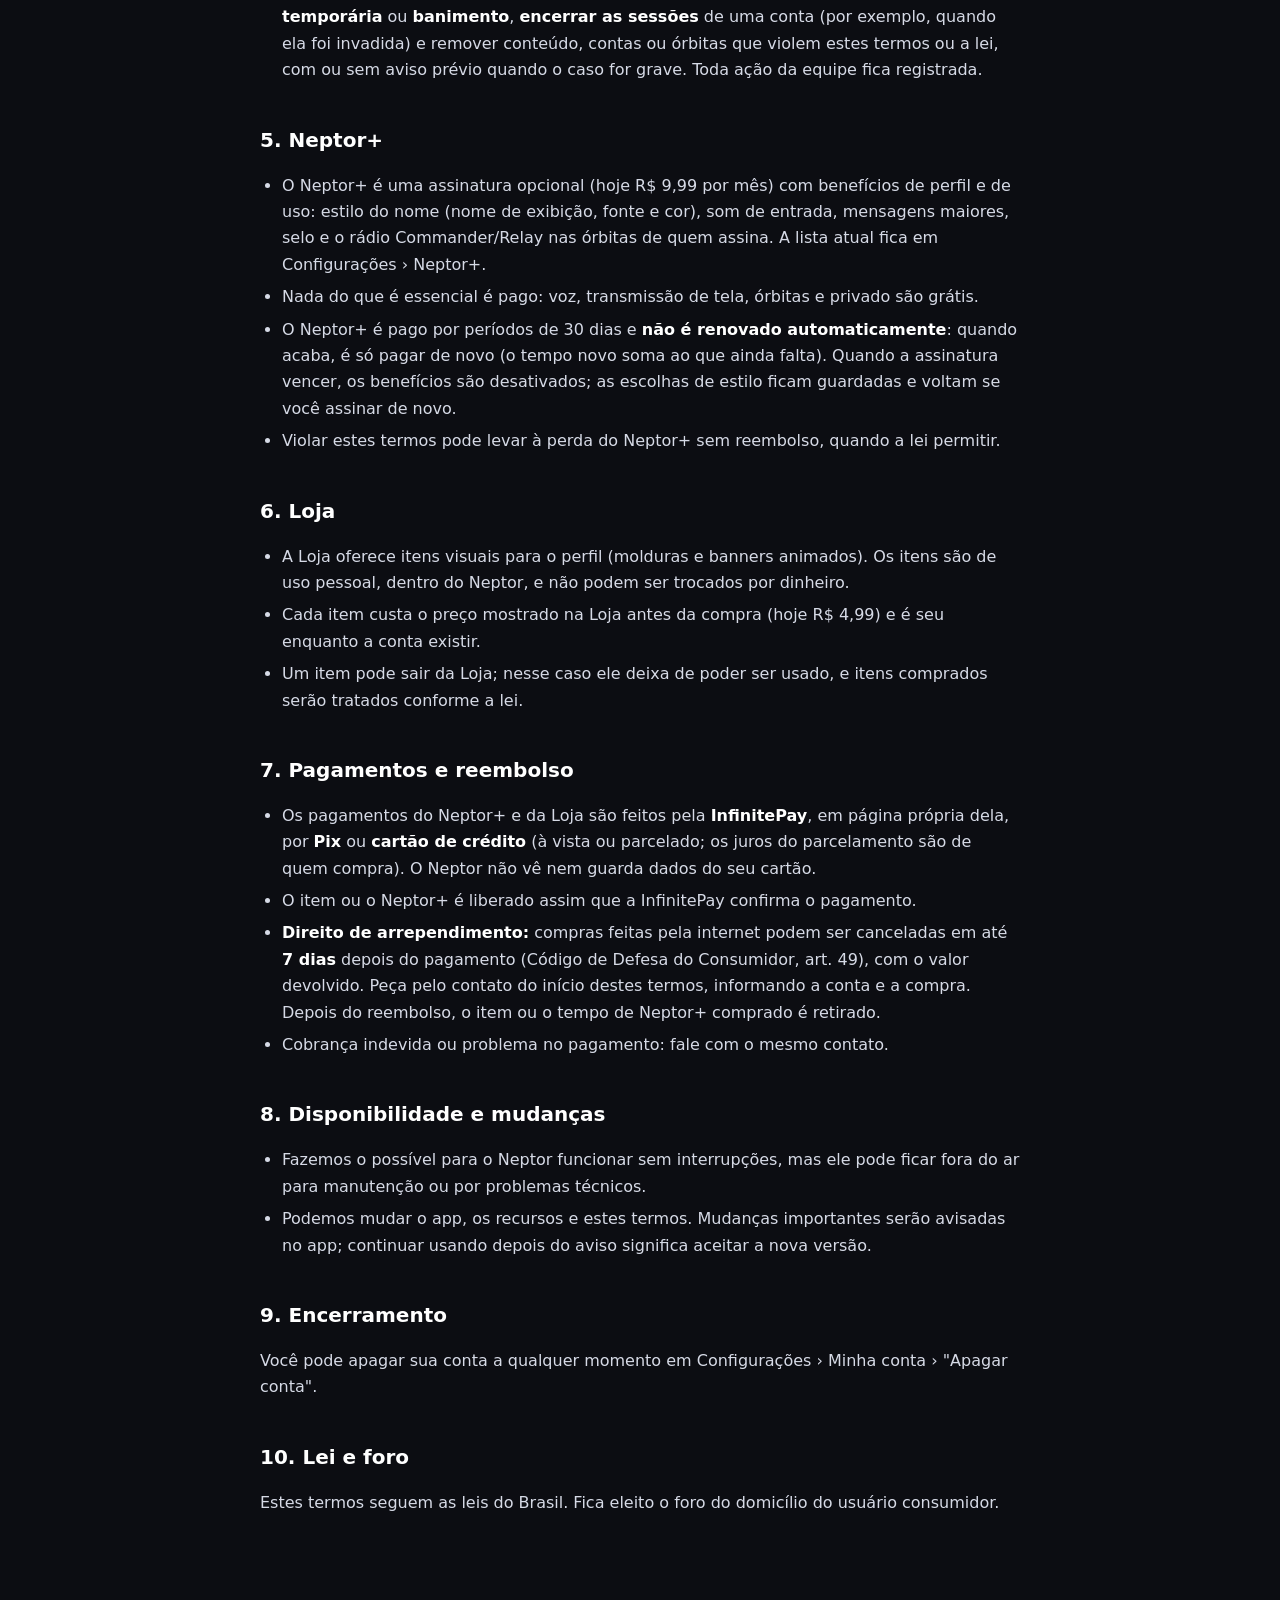
<file: termos/index.html>
<!doctype html>
<html lang="pt-BR">
<head>
<meta charset="utf-8" />
<meta name="viewport" content="width=device-width, initial-scale=1" />
<title>Termos de uso · Neptor chat</title>
<meta name="theme-color" content="#0C0D12" />
<link rel="icon" href="../neptor-icon.ico" sizes="any" />
<link rel="icon" href="../neptor-planet.svg" type="image/svg+xml" />
<style>
  :root { color-scheme: dark; }
  body { margin: 0; background: #0C0D12; color: #D6DAE6; font: 16px/1.65 system-ui, -apple-system, "Segoe UI", Roboto, sans-serif; }
  main { max-width: 760px; margin: 0 auto; padding: 32px 20px 80px; }
  header { display: flex; align-items: center; justify-content: space-between; gap: 16px; padding-bottom: 24px; border-bottom: 1px solid #23273A; margin-bottom: 32px; }
  header a { color: #8FB4FF; text-decoration: none; font-weight: 600; }
  header nav a { margin-left: 16px; font-weight: 500; color: #A9B0C4; }
  header nav a[aria-current] { color: #FFFFFF; }
  .brand { display: inline-flex; align-items: center; gap: 10px; }
  .wordmark { display: inline-flex; align-items: baseline; gap: 5px; font-family: Arial, sans-serif; font-weight: 700; background: linear-gradient(90deg, #4F8CFF, #E8B95B); -webkit-background-clip: text; background-clip: text; color: transparent; }
  .wordmark b { letter-spacing: 0.16em; font-size: 1.1rem; }
  .wordmark small { letter-spacing: 0.04em; font-size: 0.78rem; font-weight: 700; }
  .brand img { width: 26px; height: 26px; }
  h1 { color: #FFFFFF; font-size: 2rem; line-height: 1.2; margin: 0 0 8px; }
  h2 { color: #FFFFFF; font-size: 1.25rem; margin: 40px 0 12px; }
  h3 { color: #FFFFFF; font-size: 1.05rem; margin: 28px 0 8px; }
  strong { color: #FFFFFF; }
  a { color: #8FB4FF; }
  ul { padding-left: 22px; }
  li { margin: 6px 0; }
  code { background: #171A26; padding: 1px 6px; border-radius: 4px; }
  .table { overflow-x: auto; margin: 16px 0; }
  table { border-collapse: collapse; width: 100%; font-size: 0.93rem; }
  th, td { border: 1px solid #23273A; padding: 10px 12px; text-align: left; vertical-align: top; }
  th { background: #141726; color: #FFFFFF; }
</style>
</head>
<body>
<main>
<header>
  <a class="brand" href="../"><img src="../neptor-planet.svg" alt="" /><span class="wordmark"><b>NEPTOR</b><small>chat</small></span></a>
  <nav><a href="../privacidade/">Política de privacidade</a><a href="../termos/" aria-current="page">Termos de uso</a></nav>
</header>
<h1>Termos de uso do Neptor chat</h1>
<p><strong>Última atualização: 1º de novembro de 2026</strong></p>
<p>Ao criar uma conta ou usar o Neptor chat ("Neptor") você concorda com estes termos e com a <a href="../privacidade/">Política de privacidade</a>. Se não concordar, não use o app.</p>
<p><strong>Quem oferece o Neptor:</strong> Elias (pessoa física, desenvolvedor do Neptor) — contato: eliasborgeser@gmail.com</p>
<h2>1. Sua conta</h2>
<ul><li>Você precisa ter <strong>13 anos ou mais</strong>. Com menos de 18, precisa da autorização de um responsável.</li><li>Use dados verdadeiros e guarde a sua senha. Você responde pelo que acontece na sua conta.</li><li>Não é permitido usar nomes (de usuário ou de exibição) que imitem o Neptor, a equipe do Neptor ou outra pessoa, nem usar caracteres invisíveis ou "bugados" para enganar ou atrapalhar a leitura.</li></ul>
<h2>2. O que não é permitido</h2>
<p>Não use o Neptor para:</p>
<ul><li>assediar, ameaçar, perseguir ou intimidar alguém;</li><li>discurso de ódio ou discriminação (raça, cor, etnia, religião, origem, gênero, orientação sexual, deficiência ou qualquer outra);</li><li>conteúdo sexual sem consentimento, ou <strong>qualquer</strong> conteúdo sexual envolvendo menores de 18 anos;</li><li>violência explícita, incentivo a se machucar ou a machucar outras pessoas, terrorismo;</li><li>golpes, fraudes, roubo de contas, links falsos, <em>malware</em>;</li><li>spam, <em>flood</em> ou automação para enviar mensagens em massa;</li><li>divulgar dados pessoais de terceiros sem autorização;</li><li>violar direitos autorais ou qualquer lei brasileira;</li><li>atacar, sobrecarregar ou tentar burlar a segurança do Neptor ou de outras pessoas.</li></ul>
<h2>3. Conteúdo</h2>
<ul><li>O que você envia continua sendo seu. Você nos autoriza a guardar e transmitir esse conteúdo só para fazer o Neptor funcionar (entregar mensagens, mostrar seu perfil, etc.).</li><li>Você é responsável pelo que envia e pelo que coloca no perfil (foto, banner, bio, status e nome).</li></ul>
<h2>4. Órbitas e moderação</h2>
<ul><li>Quem cria uma órbita (e os cargos que ele indicar) modera a órbita: pode apagar mensagens, castigar, expulsar e banir membros, conforme as regras da própria órbita e destes termos.</li><li>Você pode <strong>bloquear</strong> qualquer pessoa e <strong>denunciar</strong> mensagens, perfis e conversas pelo app. Denúncias de órbitas vão para quem modera a órbita; denúncias do privado e de perfis vão para a equipe do Neptor.</li><li>A equipe do Neptor pode, conforme a gravidade: enviar um <strong>aviso oficial</strong>, <strong>limpar partes do perfil</strong> (foto, banner, bio, status, tags) com conteúdo impróprio, aplicar <strong>suspensão temporária</strong> ou <strong>banimento</strong>, <strong>encerrar as sessões</strong> de uma conta (por exemplo, quando ela foi invadida) e remover conteúdo, contas ou órbitas que violem estes termos ou a lei, com ou sem aviso prévio quando o caso for grave. Toda ação da equipe fica registrada.</li></ul>
<h2>5. Neptor+</h2>
<ul><li>O Neptor+ é uma assinatura opcional (hoje R$ 9,99 por mês) com benefícios de perfil e de uso: estilo do nome (nome de exibição, fonte e cor), som de entrada, mensagens maiores, selo e o rádio Commander/Relay nas órbitas de quem assina. A lista atual fica em Configurações › Neptor+.</li><li>Nada do que é essencial é pago: voz, transmissão de tela, órbitas e privado são grátis.</li><li>O Neptor+ é pago por períodos de 30 dias e <strong>não é renovado automaticamente</strong>: quando acaba, é só pagar de novo (o tempo novo soma ao que ainda falta). Quando a assinatura vencer, os benefícios são desativados; as escolhas de estilo ficam guardadas e voltam se você assinar de novo.</li><li>Violar estes termos pode levar à perda do Neptor+ sem reembolso, quando a lei permitir.</li></ul>
<h2>6. Loja</h2>
<ul><li>A Loja oferece itens visuais para o perfil (molduras e banners animados). Os itens são de uso pessoal, dentro do Neptor, e não podem ser trocados por dinheiro.</li><li>Cada item custa o preço mostrado na Loja antes da compra (hoje R$ 4,99) e é seu enquanto a conta existir.</li><li>Um item pode sair da Loja; nesse caso ele deixa de poder ser usado, e itens comprados serão tratados conforme a lei.</li></ul>
<h2>7. Pagamentos e reembolso</h2>
<ul><li>Os pagamentos do Neptor+ e da Loja são feitos pela <strong>InfinitePay</strong>, em página própria dela, por <strong>Pix</strong> ou <strong>cartão de crédito</strong> (à vista ou parcelado; os juros do parcelamento são de quem compra). O Neptor não vê nem guarda dados do seu cartão.</li><li>O item ou o Neptor+ é liberado assim que a InfinitePay confirma o pagamento.</li><li><strong>Direito de arrependimento:</strong> compras feitas pela internet podem ser canceladas em até <strong>7 dias</strong> depois do pagamento (Código de Defesa do Consumidor, art. 49), com o valor devolvido. Peça pelo contato do início destes termos, informando a conta e a compra. Depois do reembolso, o item ou o tempo de Neptor+ comprado é retirado.</li><li>Cobrança indevida ou problema no pagamento: fale com o mesmo contato.</li></ul>
<h2>8. Disponibilidade e mudanças</h2>
<ul><li>Fazemos o possível para o Neptor funcionar sem interrupções, mas ele pode ficar fora do ar para manutenção ou por problemas técnicos.</li><li>Podemos mudar o app, os recursos e estes termos. Mudanças importantes serão avisadas no app; continuar usando depois do aviso significa aceitar a nova versão.</li></ul>
<h2>9. Encerramento</h2>
<p>Você pode apagar sua conta a qualquer momento em Configurações › Minha conta › "Apagar conta".</p>
<h2>10. Lei e foro</h2>
<p>Estes termos seguem as leis do Brasil. Fica eleito o foro do domicílio do usuário consumidor.</p>
</main>
</body>
</html>
</file>
<file: assets/index-CrWiMowL.css>
@font-face{font-family:Unbounded Variable;font-style:normal;font-display:swap;font-weight:200 900;src:url([data-uri]) format("woff2-variations");unicode-range:U+0460-052F,U+1C80-1C8A,U+20B4,U+2DE0-2DFF,U+A640-A69F,U+FE2E-FE2F}@font-face{font-family:Unbounded Variable;font-style:normal;font-display:swap;font-weight:200 900;src:url(./unbounded-cyrillic-wght-normal-C627f1f8.woff2) format("woff2-variations");unicode-range:U+0301,U+0400-045F,U+0490-0491,U+04B0-04B1,U+2116}@font-face{font-family:Unbounded Variable;font-style:normal;font-display:swap;font-weight:200 900;src:url(./unbounded-vietnamese-wght-normal-rat7GD3o.woff2) format("woff2-variations");unicode-range:U+0102-0103,U+0110-0111,U+0128-0129,U+0168-0169,U+01A0-01A1,U+01AF-01B0,U+0300-0301,U+0303-0304,U+0308-0309,U+0323,U+0329,U+1EA0-1EF9,U+20AB}@font-face{font-family:Unbounded Variable;font-style:normal;font-display:swap;font-weight:200 900;src:url(./unbounded-latin-ext-wght-normal-D6H-S6MW.woff2) format("woff2-variations");unicode-range:U+0100-02BA,U+02BD-02C5,U+02C7-02CC,U+02CE-02D7,U+02DD-02FF,U+0304,U+0308,U+0329,U+1D00-1DBF,U+1E00-1E9F,U+1EF2-1EFF,U+2020,U+20A0-20AB,U+20AD-20C0,U+2113,U+2C60-2C7F,U+A720-A7FF}@font-face{font-family:Unbounded Variable;font-style:normal;font-display:swap;font-weight:200 900;src:url(./unbounded-latin-wght-normal-D5afBTBx.woff2) format("woff2-variations");unicode-range:U+0000-00FF,U+0131,U+0152-0153,U+02BB-02BC,U+02C6,U+02DA,U+02DC,U+0304,U+0308,U+0329,U+2000-206F,U+20AC,U+2122,U+2191,U+2193,U+2212,U+2215,U+FEFF,U+FFFD}@font-face{font-family:Inter Variable;font-style:normal;font-display:swap;font-weight:100 900;src:url(./inter-cyrillic-ext-wght-normal-BOeWTOD4.woff2) format("woff2-variations");unicode-range:U+0460-052F,U+1C80-1C8A,U+20B4,U+2DE0-2DFF,U+A640-A69F,U+FE2E-FE2F}@font-face{font-family:Inter Variable;font-style:normal;font-display:swap;font-weight:100 900;src:url(./inter-cyrillic-wght-normal-DqGufNeO.woff2) format("woff2-variations");unicode-range:U+0301,U+0400-045F,U+0490-0491,U+04B0-04B1,U+2116}@font-face{font-family:Inter Variable;font-style:normal;font-display:swap;font-weight:100 900;src:url(./inter-greek-ext-wght-normal-DlzME5K_.woff2) format("woff2-variations");unicode-range:U+1F00-1FFF}@font-face{font-family:Inter Variable;font-style:normal;font-display:swap;font-weight:100 900;src:url(./inter-greek-wght-normal-CkhJZR-_.woff2) format("woff2-variations");unicode-range:U+0370-0377,U+037A-037F,U+0384-038A,U+038C,U+038E-03A1,U+03A3-03FF}@font-face{font-family:Inter Variable;font-style:normal;font-display:swap;font-weight:100 900;src:url(./inter-vietnamese-wght-normal-CBcvBZtf.woff2) format("woff2-variations");unicode-range:U+0102-0103,U+0110-0111,U+0128-0129,U+0168-0169,U+01A0-01A1,U+01AF-01B0,U+0300-0301,U+0303-0304,U+0308-0309,U+0323,U+0329,U+1EA0-1EF9,U+20AB}@font-face{font-family:Inter Variable;font-style:normal;font-display:swap;font-weight:100 900;src:url(./inter-latin-ext-wght-normal-DO1Apj_S.woff2) format("woff2-variations");unicode-range:U+0100-02BA,U+02BD-02C5,U+02C7-02CC,U+02CE-02D7,U+02DD-02FF,U+0304,U+0308,U+0329,U+1D00-1DBF,U+1E00-1E9F,U+1EF2-1EFF,U+2020,U+20A0-20AB,U+20AD-20C0,U+2113,U+2C60-2C7F,U+A720-A7FF}@font-face{font-family:Inter Variable;font-style:normal;font-display:swap;font-weight:100 900;src:url(./inter-latin-wght-normal-Dx4kXJAl.woff2) format("woff2-variations");unicode-range:U+0000-00FF,U+0131,U+0152-0153,U+02BB-02BC,U+02C6,U+02DA,U+02DC,U+0304,U+0308,U+0329,U+2000-206F,U+20AC,U+2122,U+2191,U+2193,U+2212,U+2215,U+FEFF,U+FFFD}@font-face{font-family:JetBrains Mono Variable;font-style:normal;font-display:swap;font-weight:100 800;src:url([data-uri]) format("woff2-variations");unicode-range:U+0460-052F,U+1C80-1C8A,U+20B4,U+2DE0-2DFF,U+A640-A69F,U+FE2E-FE2F}@font-face{font-family:JetBrains Mono Variable;font-style:normal;font-display:swap;font-weight:100 800;src:url(./jetbrains-mono-cyrillic-wght-normal-D73BlboJ.woff2) format("woff2-variations");unicode-range:U+0301,U+0400-045F,U+0490-0491,U+04B0-04B1,U+2116}@font-face{font-family:JetBrains Mono Variable;font-style:normal;font-display:swap;font-weight:100 800;src:url(./jetbrains-mono-greek-wght-normal-Bw9x6K1M.woff2) format("woff2-variations");unicode-range:U+0370-0377,U+037A-037F,U+0384-038A,U+038C,U+038E-03A1,U+03A3-03FF}@font-face{font-family:JetBrains Mono Variable;font-style:normal;font-display:swap;font-weight:100 800;src:url(./jetbrains-mono-vietnamese-wght-normal-Bt-aOZkq.woff2) format("woff2-variations");unicode-range:U+0102-0103,U+0110-0111,U+0128-0129,U+0168-0169,U+01A0-01A1,U+01AF-01B0,U+0300-0301,U+0303-0304,U+0308-0309,U+0323,U+0329,U+1EA0-1EF9,U+20AB}@font-face{font-family:JetBrains Mono Variable;font-style:normal;font-display:swap;font-weight:100 800;src:url(./jetbrains-mono-latin-ext-wght-normal-DBQx-q_a.woff2) format("woff2-variations");unicode-range:U+0100-02BA,U+02BD-02C5,U+02C7-02CC,U+02CE-02D7,U+02DD-02FF,U+0304,U+0308,U+0329,U+1D00-1DBF,U+1E00-1E9F,U+1EF2-1EFF,U+2020,U+20A0-20AB,U+20AD-20C0,U+2113,U+2C60-2C7F,U+A720-A7FF}@font-face{font-family:JetBrains Mono Variable;font-style:normal;font-display:swap;font-weight:100 800;src:url(./jetbrains-mono-latin-wght-normal-B9CIFXIH.woff2) format("woff2-variations");unicode-range:U+0000-00FF,U+0131,U+0152-0153,U+02BB-02BC,U+02C6,U+02DA,U+02DC,U+0304,U+0308,U+0329,U+2000-206F,U+20AC,U+2122,U+2191,U+2193,U+2212,U+2215,U+FEFF,U+FFFD}*,:before,:after{--tw-border-spacing-x: 0;--tw-border-spacing-y: 0;--tw-translate-x: 0;--tw-translate-y: 0;--tw-rotate: 0;--tw-skew-x: 0;--tw-skew-y: 0;--tw-scale-x: 1;--tw-scale-y: 1;--tw-pan-x: ;--tw-pan-y: ;--tw-pinch-zoom: ;--tw-scroll-snap-strictness: proximity;--tw-gradient-from-position: ;--tw-gradient-via-position: ;--tw-gradient-to-position: ;--tw-ordinal: ;--tw-slashed-zero: ;--tw-numeric-figure: ;--tw-numeric-spacing: ;--tw-numeric-fraction: ;--tw-ring-inset: ;--tw-ring-offset-width: 0px;--tw-ring-offset-color: #fff;--tw-ring-color: rgb(59 130 246 / .5);--tw-ring-offset-shadow: 0 0 #0000;--tw-ring-shadow: 0 0 #0000;--tw-shadow: 0 0 #0000;--tw-shadow-colored: 0 0 #0000;--tw-blur: ;--tw-brightness: ;--tw-contrast: ;--tw-grayscale: ;--tw-hue-rotate: ;--tw-invert: ;--tw-saturate: ;--tw-sepia: ;--tw-drop-shadow: ;--tw-backdrop-blur: ;--tw-backdrop-brightness: ;--tw-backdrop-contrast: ;--tw-backdrop-grayscale: ;--tw-backdrop-hue-rotate: ;--tw-backdrop-invert: ;--tw-backdrop-opacity: ;--tw-backdrop-saturate: ;--tw-backdrop-sepia: ;--tw-contain-size: ;--tw-contain-layout: ;--tw-contain-paint: ;--tw-contain-style: }::backdrop{--tw-border-spacing-x: 0;--tw-border-spacing-y: 0;--tw-translate-x: 0;--tw-translate-y: 0;--tw-rotate: 0;--tw-skew-x: 0;--tw-skew-y: 0;--tw-scale-x: 1;--tw-scale-y: 1;--tw-pan-x: ;--tw-pan-y: ;--tw-pinch-zoom: ;--tw-scroll-snap-strictness: proximity;--tw-gradient-from-position: ;--tw-gradient-via-position: ;--tw-gradient-to-position: ;--tw-ordinal: ;--tw-slashed-zero: ;--tw-numeric-figure: ;--tw-numeric-spacing: ;--tw-numeric-fraction: ;--tw-ring-inset: ;--tw-ring-offset-width: 0px;--tw-ring-offset-color: #fff;--tw-ring-color: rgb(59 130 246 / .5);--tw-ring-offset-shadow: 0 0 #0000;--tw-ring-shadow: 0 0 #0000;--tw-shadow: 0 0 #0000;--tw-shadow-colored: 0 0 #0000;--tw-blur: ;--tw-brightness: ;--tw-contrast: ;--tw-grayscale: ;--tw-hue-rotate: ;--tw-invert: ;--tw-saturate: ;--tw-sepia: ;--tw-drop-shadow: ;--tw-backdrop-blur: ;--tw-backdrop-brightness: ;--tw-backdrop-contrast: ;--tw-backdrop-grayscale: ;--tw-backdrop-hue-rotate: ;--tw-backdrop-invert: ;--tw-backdrop-opacity: ;--tw-backdrop-saturate: ;--tw-backdrop-sepia: ;--tw-contain-size: ;--tw-contain-layout: ;--tw-contain-paint: ;--tw-contain-style: }*,:before,:after{box-sizing:border-box;border-width:0;border-style:solid;border-color:#e5e7eb}:before,:after{--tw-content: ""}html,:host{line-height:1.5;-webkit-text-size-adjust:100%;-moz-tab-size:4;-o-tab-size:4;tab-size:4;font-family:Inter Variable,Segoe UI,system-ui,sans-serif;font-feature-settings:normal;font-variation-settings:normal;-webkit-tap-highlight-color:transparent}body{margin:0;line-height:inherit}hr{height:0;color:inherit;border-top-width:1px}abbr:where([title]){-webkit-text-decoration:underline dotted;text-decoration:underline dotted}h1,h2,h3,h4,h5,h6{font-size:inherit;font-weight:inherit}a{color:inherit;text-decoration:inherit}b,strong{font-weight:bolder}code,kbd,samp,pre{font-family:JetBrains Mono Variable,ui-monospace,Consolas,monospace;font-feature-settings:normal;font-variation-settings:normal;font-size:1em}small{font-size:80%}sub,sup{font-size:75%;line-height:0;position:relative;vertical-align:baseline}sub{bottom:-.25em}sup{top:-.5em}table{text-indent:0;border-color:inherit;border-collapse:collapse}button,input,optgroup,select,textarea{font-family:inherit;font-feature-settings:inherit;font-variation-settings:inherit;font-size:100%;font-weight:inherit;line-height:inherit;letter-spacing:inherit;color:inherit;margin:0;padding:0}button,select{text-transform:none}button,input:where([type=button]),input:where([type=reset]),input:where([type=submit]){-webkit-appearance:button;background-color:transparent;background-image:none}:-moz-focusring{outline:auto}:-moz-ui-invalid{box-shadow:none}progress{vertical-align:baseline}::-webkit-inner-spin-button,::-webkit-outer-spin-button{height:auto}[type=search]{-webkit-appearance:textfield;outline-offset:-2px}::-webkit-search-decoration{-webkit-appearance:none}::-webkit-file-upload-button{-webkit-appearance:button;font:inherit}summary{display:list-item}blockquote,dl,dd,h1,h2,h3,h4,h5,h6,hr,figure,p,pre{margin:0}fieldset{margin:0;padding:0}legend{padding:0}ol,ul,menu{list-style:none;margin:0;padding:0}dialog{padding:0}textarea{resize:vertical}input::-moz-placeholder,textarea::-moz-placeholder{opacity:1;color:#9ca3af}input::placeholder,textarea::placeholder{opacity:1;color:#9ca3af}button,[role=button]{cursor:pointer}:disabled{cursor:default}img,svg,video,canvas,audio,iframe,embed,object{display:block;vertical-align:middle}img,video{max-width:100%;height:auto}[hidden]:where(:not([hidden=until-found])){display:none}html{scroll-behavior:smooth;scroll-padding-top:80px}body{--tw-bg-opacity: 1;background-color:rgb(var(--void) / var(--tw-bg-opacity, 1));font-family:Inter Variable,Segoe UI,system-ui,sans-serif;--tw-text-opacity: 1;color:rgb(var(--stardust) / var(--tw-text-opacity, 1));-webkit-font-smoothing:antialiased;-moz-osx-font-smoothing:grayscale;overflow-x:hidden}h1,h2,h3{font-family:Unbounded Variable,sans-serif;font-weight:500;letter-spacing:-.025em;text-wrap:balance}::-moz-selection{background-color:rgb(var(--solar) / .3);--tw-text-opacity: 1;color:rgb(var(--stardust) / var(--tw-text-opacity, 1))}::selection{background-color:rgb(var(--solar) / .3);--tw-text-opacity: 1;color:rgb(var(--stardust) / var(--tw-text-opacity, 1))}.container{width:100%;margin-right:auto;margin-left:auto;padding-right:1rem;padding-left:1rem}@media(min-width:1180px){.container{max-width:1180px}}.sr-only{position:absolute;width:1px;height:1px;padding:0;margin:-1px;overflow:hidden;clip:rect(0,0,0,0);white-space:nowrap;border-width:0}.pointer-events-none{pointer-events:none}.visible{visibility:visible}.fixed{position:fixed}.absolute{position:absolute}.relative{position:relative}.inset-0{top:0;right:0;bottom:0;left:0}.inset-\[18\%\]{top:18%;right:18%;bottom:18%;left:18%}.inset-\[34\%\]{top:34%;right:34%;bottom:34%;left:34%}.inset-x-0{left:0;right:0}.inset-x-\[8\%\]{left:8%;right:8%}.inset-y-0{top:0;bottom:0}.-bottom-0\.5{bottom:-.125rem}.-bottom-40{bottom:-10rem}.-left-1\/4{left:-25%}.-left-24{left:-6rem}.-left-56{left:-14rem}.-left-\[10\%\]{left:-10%}.-left-\[14px\]{left:-14px}.-right-0\.5{right:-.125rem}.-right-32{right:-8rem}.-right-\[10\%\]{right:-10%}.-top-1\.5{top:-.375rem}.-top-10{top:-2.5rem}.-top-32{top:-8rem}.-top-64{top:-16rem}.bottom-0{bottom:0}.bottom-1\/3{bottom:33.333333%}.bottom-3{bottom:.75rem}.bottom-4{bottom:1rem}.bottom-\[18\%\]{bottom:18%}.left-0{left:0}.left-1\/2{left:50%}.left-3{left:.75rem}.left-\[12\%\]{left:12%}.right-0{right:0}.right-4{right:1rem}.top-0{top:0}.top-1\/2{top:50%}.top-1\/3{top:33.333333%}.top-4{top:1rem}.top-\[42\%\]{top:42%}.isolate{isolation:isolate}.-z-10{z-index:-10}.z-40{z-index:40}.z-50{z-index:50}.-my-1{margin-top:-.25rem;margin-bottom:-.25rem}.mx-auto{margin-left:auto;margin-right:auto}.my-0\.5{margin-top:.125rem;margin-bottom:.125rem}.mb-2{margin-bottom:.5rem}.ml-1{margin-left:.25rem}.ml-auto{margin-left:auto}.mt-0\.5{margin-top:.125rem}.mt-1{margin-top:.25rem}.mt-1\.5{margin-top:.375rem}.mt-10{margin-top:2.5rem}.mt-12{margin-top:3rem}.mt-14{margin-top:3.5rem}.mt-16{margin-top:4rem}.mt-2{margin-top:.5rem}.mt-3{margin-top:.75rem}.mt-4{margin-top:1rem}.mt-5{margin-top:1.25rem}.mt-6{margin-top:1.5rem}.mt-7{margin-top:1.75rem}.mt-8{margin-top:2rem}.mt-9{margin-top:2.25rem}.mt-auto{margin-top:auto}.block{display:block}.flex{display:flex}.inline-flex{display:inline-flex}.table{display:table}.grid{display:grid}.hidden{display:none}.aspect-\[400\/300\]{aspect-ratio:400/300}.aspect-video{aspect-ratio:16 / 9}.size-0{width:0px;height:0px}.size-1\.5{width:.375rem;height:.375rem}.size-10{width:2.5rem;height:2.5rem}.size-12{width:3rem;height:3rem}.size-14{width:3.5rem;height:3.5rem}.size-16{width:4rem;height:4rem}.size-2{width:.5rem;height:.5rem}.size-3{width:.75rem;height:.75rem}.size-3\.5{width:.875rem;height:.875rem}.size-4{width:1rem;height:1rem}.size-5{width:1.25rem;height:1.25rem}.size-6{width:1.5rem;height:1.5rem}.size-8{width:2rem;height:2rem}.size-9{width:2.25rem;height:2.25rem}.size-96{width:24rem;height:24rem}.size-\[18px\]{width:18px;height:18px}.size-\[28rem\]{width:28rem;height:28rem}.size-\[3px\]{width:3px;height:3px}.size-\[560px\]{width:560px;height:560px}.size-\[640px\]{width:640px;height:640px}.size-full{width:100%;height:100%}.h-1\/3{height:33.333333%}.h-10{height:2.5rem}.h-11{height:2.75rem}.h-14{height:3.5rem}.h-16{height:4rem}.h-24{height:6rem}.h-40{height:10rem}.h-56{height:14rem}.h-6{height:1.5rem}.h-8{height:2rem}.h-9{height:2.25rem}.h-\[360px\]{height:360px}.h-\[460px\]{height:460px}.h-full{height:100%}.h-px{height:1px}.min-h-0{min-height:0px}.w-1{width:.25rem}.w-1\.5{width:.375rem}.w-20{width:5rem}.w-36{width:9rem}.w-40{width:10rem}.w-7{width:1.75rem}.w-\[150\%\]{width:150%}.w-\[214px\]{width:214px}.w-\[260px\]{width:260px}.w-\[600px\]{width:600px}.w-\[60px\]{width:60px}.w-\[min\(320px\,85vw\)\]{width:min(320px,85vw)}.w-full{width:100%}.w-max{width:-moz-max-content;width:max-content}.w-px{width:1px}.min-w-0{min-width:0px}.min-w-\[520px\]{min-width:520px}.max-w-2xl{max-width:42rem}.max-w-3xl{max-width:48rem}.max-w-6xl{max-width:72rem}.max-w-\[104px\]{max-width:104px}.max-w-\[120px\]{max-width:120px}.max-w-md{max-width:28rem}.flex-1{flex:1 1 0%}.shrink-0{flex-shrink:0}.border-collapse{border-collapse:collapse}.-translate-x-1\/2{--tw-translate-x: -50%;transform:translate(var(--tw-translate-x),var(--tw-translate-y)) rotate(var(--tw-rotate)) skew(var(--tw-skew-x)) skewY(var(--tw-skew-y)) scaleX(var(--tw-scale-x)) scaleY(var(--tw-scale-y))}.-translate-y-1\/2{--tw-translate-y: -50%;transform:translate(var(--tw-translate-x),var(--tw-translate-y)) rotate(var(--tw-rotate)) skew(var(--tw-skew-x)) skewY(var(--tw-skew-y)) scaleX(var(--tw-scale-x)) scaleY(var(--tw-scale-y))}.-rotate-6{--tw-rotate: -6deg;transform:translate(var(--tw-translate-x),var(--tw-translate-y)) rotate(var(--tw-rotate)) skew(var(--tw-skew-x)) skewY(var(--tw-skew-y)) scaleX(var(--tw-scale-x)) scaleY(var(--tw-scale-y))}.-rotate-\[14deg\]{--tw-rotate: -14deg;transform:translate(var(--tw-translate-x),var(--tw-translate-y)) rotate(var(--tw-rotate)) skew(var(--tw-skew-x)) skewY(var(--tw-skew-y)) scaleX(var(--tw-scale-x)) scaleY(var(--tw-scale-y))}.transform{transform:translate(var(--tw-translate-x),var(--tw-translate-y)) rotate(var(--tw-rotate)) skew(var(--tw-skew-x)) skewY(var(--tw-skew-y)) scaleX(var(--tw-scale-x)) scaleY(var(--tw-scale-y))}.flex-col{flex-direction:column}.flex-wrap{flex-wrap:wrap}.content-start{align-content:flex-start}.items-start{align-items:flex-start}.items-end{align-items:flex-end}.items-center{align-items:center}.items-baseline{align-items:baseline}.justify-center{justify-content:center}.justify-between{justify-content:space-between}.gap-1{gap:.25rem}.gap-1\.5{gap:.375rem}.gap-12{gap:3rem}.gap-2{gap:.5rem}.gap-2\.5{gap:.625rem}.gap-3{gap:.75rem}.gap-4{gap:1rem}.gap-6{gap:1.5rem}.gap-8{gap:2rem}.gap-x-4{-moz-column-gap:1rem;column-gap:1rem}.gap-x-6{-moz-column-gap:1.5rem;column-gap:1.5rem}.gap-y-2{row-gap:.5rem}.gap-y-3{row-gap:.75rem}.gap-y-4{row-gap:1rem}.space-y-0\.5>:not([hidden])~:not([hidden]){--tw-space-y-reverse: 0;margin-top:calc(.125rem * calc(1 - var(--tw-space-y-reverse)));margin-bottom:calc(.125rem * var(--tw-space-y-reverse))}.space-y-3>:not([hidden])~:not([hidden]){--tw-space-y-reverse: 0;margin-top:calc(.75rem * calc(1 - var(--tw-space-y-reverse)));margin-bottom:calc(.75rem * var(--tw-space-y-reverse))}.space-y-4>:not([hidden])~:not([hidden]){--tw-space-y-reverse: 0;margin-top:calc(1rem * calc(1 - var(--tw-space-y-reverse)));margin-bottom:calc(1rem * var(--tw-space-y-reverse))}.overflow-hidden{overflow:hidden}.overflow-x-auto{overflow-x:auto}.truncate{overflow:hidden;text-overflow:ellipsis;white-space:nowrap}.whitespace-nowrap{white-space:nowrap}.text-balance{text-wrap:balance}.rounded-2xl{border-radius:24px}.rounded-\[50\%\]{border-radius:50%}.rounded-full{border-radius:9999px}.rounded-lg{border-radius:16px}.rounded-md{border-radius:12px}.rounded-sm{border-radius:8px}.rounded-xl{border-radius:20px}.rounded-r-full{border-top-right-radius:9999px;border-bottom-right-radius:9999px}.border{border-width:1px}.border-2{border-width:2px}.border-b{border-bottom-width:1px}.border-b-2{border-bottom-width:2px}.border-l{border-left-width:1px}.border-r{border-right-width:1px}.border-t{border-top-width:1px}.border-dashed{border-style:dashed}.border-deep{--tw-border-opacity: 1;border-color:rgb(var(--deep) / var(--tw-border-opacity, 1))}.border-edge{--tw-border-opacity: 1;border-color:rgb(var(--edge) / var(--tw-border-opacity, 1))}.border-line{--tw-border-opacity: 1;border-color:rgb(var(--line) / var(--tw-border-opacity, 1))}.border-line\/60{border-color:rgb(var(--line) / .6)}.border-line\/70{border-color:rgb(var(--line) / .7)}.border-plus\/25{border-color:rgb(var(--plus) / .25)}.border-plus\/30{border-color:rgb(var(--plus) / .3)}.border-plus\/40{border-color:rgb(var(--plus) / .4)}.border-plus\/45{border-color:rgb(var(--plus) / .45)}.border-solar{--tw-border-opacity: 1;border-color:rgb(var(--solar) / var(--tw-border-opacity, 1))}.border-solar\/20{border-color:rgb(var(--solar) / .2)}.border-solar\/40{border-color:rgb(var(--solar) / .4)}.border-solar\/50{border-color:rgb(var(--solar) / .5)}.border-solar\/60{border-color:rgb(var(--solar) / .6)}.border-stardust\/10{border-color:rgb(var(--stardust) / .1)}.border-transparent{border-color:transparent}.border-void{--tw-border-opacity: 1;border-color:rgb(var(--void) / var(--tw-border-opacity, 1))}.bg-black\/70{background-color:#000000b3}.bg-crater{--tw-bg-opacity: 1;background-color:rgb(var(--crater) / var(--tw-bg-opacity, 1))}.bg-deep{--tw-bg-opacity: 1;background-color:rgb(var(--deep) / var(--tw-bg-opacity, 1))}.bg-deep\/70{background-color:rgb(var(--deep) / .7)}.bg-deep\/90{background-color:rgb(var(--deep) / .9)}.bg-flare{--tw-bg-opacity: 1;background-color:rgb(var(--flare) / var(--tw-bg-opacity, 1))}.bg-ion{--tw-bg-opacity: 1;background-color:rgb(var(--ion) / var(--tw-bg-opacity, 1))}.bg-line{--tw-bg-opacity: 1;background-color:rgb(var(--line) / var(--tw-bg-opacity, 1))}.bg-mark-areia{--tw-bg-opacity: 1;background-color:rgb(var(--mark-areia) / var(--tw-bg-opacity, 1))}.bg-mark-azul{--tw-bg-opacity: 1;background-color:rgb(var(--mark-azul) / var(--tw-bg-opacity, 1))}.bg-mark-ciano{--tw-bg-opacity: 1;background-color:rgb(var(--mark-ciano) / var(--tw-bg-opacity, 1))}.bg-mark-ciano\/20{background-color:rgb(var(--mark-ciano) / .2)}.bg-mark-lavanda{--tw-bg-opacity: 1;background-color:rgb(var(--mark-lavanda) / var(--tw-bg-opacity, 1))}.bg-mark-lima{--tw-bg-opacity: 1;background-color:rgb(var(--mark-lima) / var(--tw-bg-opacity, 1))}.bg-mark-rosa{--tw-bg-opacity: 1;background-color:rgb(var(--mark-rosa) / var(--tw-bg-opacity, 1))}.bg-mark-terracota{--tw-bg-opacity: 1;background-color:rgb(var(--mark-terracota) / var(--tw-bg-opacity, 1))}.bg-mark-violeta{--tw-bg-opacity: 1;background-color:rgb(var(--mark-violeta) / var(--tw-bg-opacity, 1))}.bg-mark-violeta\/25{background-color:rgb(var(--mark-violeta) / .25)}.bg-plus\/10{background-color:rgb(var(--plus) / .1)}.bg-primary,.bg-solar{--tw-bg-opacity: 1;background-color:rgb(var(--solar) / var(--tw-bg-opacity, 1))}.bg-solar\/10{background-color:rgb(var(--solar) / .1)}.bg-solar\/15{background-color:rgb(var(--solar) / .15)}.bg-solar\/30{background-color:rgb(var(--solar) / .3)}.bg-space{--tw-bg-opacity: 1;background-color:rgb(var(--space) / var(--tw-bg-opacity, 1))}.bg-space-2{--tw-bg-opacity: 1;background-color:rgb(var(--space-2) / var(--tw-bg-opacity, 1))}.bg-stardust\/70{background-color:rgb(var(--stardust) / .7)}.bg-stardust\/90{background-color:rgb(var(--stardust) / .9)}.bg-transparent{background-color:transparent}.bg-void{--tw-bg-opacity: 1;background-color:rgb(var(--void) / var(--tw-bg-opacity, 1))}.bg-void\/50{background-color:rgb(var(--void) / .5)}.bg-void\/60{background-color:rgb(var(--void) / .6)}.bg-void\/70{background-color:rgb(var(--void) / .7)}.bg-void\/85{background-color:rgb(var(--void) / .85)}.bg-\[radial-gradient\(circle\,rgb\(var\(--plus\)\/0\.14\)\,transparent_65\%\)\]{background-image:radial-gradient(circle,rgb(var(--plus)/.14),transparent 65%)}.bg-\[radial-gradient\(circle\,rgb\(var\(--solar\)\/0\.10\)\,transparent_65\%\)\]{background-image:radial-gradient(circle,rgb(var(--solar)/.1),transparent 65%)}.bg-\[radial-gradient\(circle\,rgb\(var\(--solar\)\/0\.12\)\,transparent_70\%\)\]{background-image:radial-gradient(circle,rgb(var(--solar)/.12),transparent 70%)}.bg-\[radial-gradient\(circle\,rgb\(var\(--solar\)\/0\.22\)\,transparent_65\%\)\]{background-image:radial-gradient(circle,rgb(var(--solar)/.22),transparent 65%)}.bg-\[radial-gradient\(circle_at_32\%_28\%\,rgba\(255\,255\,255\,0\.45\)\,transparent_42\%\,rgba\(0\,0\,0\,0\.35\)_100\%\)\]{background-image:radial-gradient(circle at 32% 28%,rgba(255,255,255,.45),transparent 42%,rgba(0,0,0,.35) 100%)}.bg-\[radial-gradient\(closest-side\,rgb\(var\(--solar\)\/0\.10\)\,transparent\)\]{background-image:radial-gradient(closest-side,rgb(var(--solar)/.1),transparent)}.bg-\[radial-gradient\(closest-side\,rgb\(var\(--solar\)\/0\.16\)\,transparent\)\]{background-image:radial-gradient(closest-side,rgb(var(--solar)/.16),transparent)}.bg-gradient-to-b{background-image:linear-gradient(to bottom,var(--tw-gradient-stops))}.bg-gradient-to-br{background-image:linear-gradient(to bottom right,var(--tw-gradient-stops))}.bg-gradient-to-r{background-image:linear-gradient(to right,var(--tw-gradient-stops))}.bg-gradient-to-t{background-image:linear-gradient(to top,var(--tw-gradient-stops))}.from-mark-azul\/20{--tw-gradient-from: rgb(var(--mark-azul) / .2) var(--tw-gradient-from-position);--tw-gradient-to: rgb(var(--mark-azul) / 0) var(--tw-gradient-to-position);--tw-gradient-stops: var(--tw-gradient-from), var(--tw-gradient-to)}.from-solar{--tw-gradient-from: rgb(var(--solar) / 1) var(--tw-gradient-from-position);--tw-gradient-to: rgb(var(--solar) / 0) var(--tw-gradient-to-position);--tw-gradient-stops: var(--tw-gradient-from), var(--tw-gradient-to)}.from-solar\/60{--tw-gradient-from: rgb(var(--solar) / .6) var(--tw-gradient-from-position);--tw-gradient-to: rgb(var(--solar) / 0) var(--tw-gradient-to-position);--tw-gradient-stops: var(--tw-gradient-from), var(--tw-gradient-to)}.from-space-2{--tw-gradient-from: rgb(var(--space-2) / 1) var(--tw-gradient-from-position);--tw-gradient-to: rgb(var(--space-2) / 0) var(--tw-gradient-to-position);--tw-gradient-stops: var(--tw-gradient-from), var(--tw-gradient-to)}.from-transparent{--tw-gradient-from: transparent var(--tw-gradient-from-position);--tw-gradient-to: rgb(0 0 0 / 0) var(--tw-gradient-to-position);--tw-gradient-stops: var(--tw-gradient-from), var(--tw-gradient-to)}.via-mark-ciano\/20{--tw-gradient-to: rgb(var(--mark-ciano) / 0) var(--tw-gradient-to-position);--tw-gradient-stops: var(--tw-gradient-from), rgb(var(--mark-ciano) / .2) var(--tw-gradient-via-position), var(--tw-gradient-to)}.via-nebula\/\[0\.12\]{--tw-gradient-to: rgb(var(--nebula) / 0) var(--tw-gradient-to-position);--tw-gradient-stops: var(--tw-gradient-from), rgb(var(--nebula) / .12) var(--tw-gradient-via-position), var(--tw-gradient-to)}.via-plus{--tw-gradient-to: rgb(var(--plus) / 0) var(--tw-gradient-to-position);--tw-gradient-stops: var(--tw-gradient-from), rgb(var(--plus) / 1) var(--tw-gradient-via-position), var(--tw-gradient-to)}.via-space-2{--tw-gradient-to: rgb(var(--space-2) / 0) var(--tw-gradient-to-position);--tw-gradient-stops: var(--tw-gradient-from), rgb(var(--space-2) / 1) var(--tw-gradient-via-position), var(--tw-gradient-to)}.to-background{--tw-gradient-to: rgb(var(--void) / 1) var(--tw-gradient-to-position)}.to-plus{--tw-gradient-to: rgb(var(--plus) / 1) var(--tw-gradient-to-position)}.to-plus\/60{--tw-gradient-to: rgb(var(--plus) / .6) var(--tw-gradient-to-position)}.to-solar{--tw-gradient-to: rgb(var(--solar) / 1) var(--tw-gradient-to-position)}.to-solar\/10{--tw-gradient-to: rgb(var(--solar) / .1) var(--tw-gradient-to-position)}.to-transparent{--tw-gradient-to: transparent var(--tw-gradient-to-position)}.bg-clip-text{-webkit-background-clip:text;background-clip:text}.fill-ion{fill:rgb(var(--ion) / 1)}.fill-solar{fill:rgb(var(--solar) / 1)}.fill-stardust{fill:rgb(var(--stardust) / 1)}.stroke-line{stroke:rgb(var(--line) / 1)}.p-1{padding:.25rem}.p-1\.5{padding:.375rem}.p-3{padding:.75rem}.p-4{padding:1rem}.p-5{padding:1.25rem}.p-6{padding:1.5rem}.p-8{padding:2rem}.px-1\.5{padding-left:.375rem;padding-right:.375rem}.px-2{padding-left:.5rem;padding-right:.5rem}.px-2\.5{padding-left:.625rem;padding-right:.625rem}.px-3{padding-left:.75rem;padding-right:.75rem}.px-3\.5{padding-left:.875rem;padding-right:.875rem}.px-4{padding-left:1rem;padding-right:1rem}.px-5{padding-left:1.25rem;padding-right:1.25rem}.px-6{padding-left:1.5rem;padding-right:1.5rem}.px-7{padding-left:1.75rem;padding-right:1.75rem}.py-0\.5{padding-top:.125rem;padding-bottom:.125rem}.py-1{padding-top:.25rem;padding-bottom:.25rem}.py-1\.5{padding-top:.375rem;padding-bottom:.375rem}.py-2{padding-top:.5rem;padding-bottom:.5rem}.py-2\.5{padding-top:.625rem;padding-bottom:.625rem}.py-20{padding-top:5rem;padding-bottom:5rem}.py-24{padding-top:6rem;padding-bottom:6rem}.py-3{padding-top:.75rem;padding-bottom:.75rem}.py-4{padding-top:1rem;padding-bottom:1rem}.py-5{padding-top:1.25rem;padding-bottom:1.25rem}.py-px{padding-top:1px;padding-bottom:1px}.pb-1{padding-bottom:.25rem}.pb-10{padding-bottom:2.5rem}.pb-16{padding-bottom:4rem}.pb-2\.5{padding-bottom:.625rem}.pb-3{padding-bottom:.75rem}.pb-5{padding-bottom:1.25rem}.pl-1{padding-left:.25rem}.pl-7{padding-left:1.75rem}.pr-3{padding-right:.75rem}.pr-4{padding-right:1rem}.pr-8{padding-right:2rem}.pt-0{padding-top:0}.pt-0\.5{padding-top:.125rem}.pt-2{padding-top:.5rem}.pt-3{padding-top:.75rem}.pt-32{padding-top:8rem}.pt-8{padding-top:2rem}.text-left{text-align:left}.text-center{text-align:center}.font-brand{font-family:Arial,Helvetica,sans-serif}.font-display{font-family:Unbounded Variable,sans-serif}.font-mono{font-family:JetBrains Mono Variable,ui-monospace,Consolas,monospace}.text-5xl{font-size:3rem;line-height:1}.text-\[0\.5625rem\]{font-size:.5625rem}.text-\[0\.625rem\]{font-size:.625rem}.text-\[0\.6875rem\]{font-size:.6875rem}.text-\[0\.75rem\]{font-size:.75rem}.text-\[0\.8125rem\]{font-size:.8125rem}.text-\[0\.9375rem\]{font-size:.9375rem}.text-\[1\.0625rem\]{font-size:1.0625rem}.text-\[clamp\(1\.75rem\,3\.6vw\,2\.5rem\)\]{font-size:clamp(1.75rem,3.6vw,2.5rem)}.text-\[clamp\(1\.875rem\,4vw\,2\.75rem\)\]{font-size:clamp(1.875rem,4vw,2.75rem)}.text-\[clamp\(2\.5rem\,6\.2vw\,4\.5rem\)\]{font-size:clamp(2.5rem,6.2vw,4.5rem)}.text-base{font-size:1rem;line-height:1.5rem}.text-lg{font-size:1.125rem;line-height:1.75rem}.text-sm{font-size:.875rem;line-height:1.25rem}.text-xl{font-size:1.25rem;line-height:1.75rem}.text-xs{font-size:.75rem;line-height:1rem}.font-bold{font-weight:700}.font-medium{font-weight:500}.font-normal{font-weight:400}.font-semibold{font-weight:600}.leading-\[1\.04\]{line-height:1.04}.leading-\[1\.15\]{line-height:1.15}.leading-relaxed{line-height:1.625}.leading-snug{line-height:1.375}.leading-tight{line-height:1.25}.tracking-\[0\.04em\]{letter-spacing:.04em}.tracking-\[0\.16em\]{letter-spacing:.16em}.tracking-\[0\.2em\]{letter-spacing:.2em}.tracking-tight{letter-spacing:-.025em}.text-card-foreground{--tw-text-opacity: 1;color:rgb(var(--stardust) / var(--tw-text-opacity, 1))}.text-dust{--tw-text-opacity: 1;color:rgb(var(--dust) / var(--tw-text-opacity, 1))}.text-flare{--tw-text-opacity: 1;color:rgb(var(--flare) / var(--tw-text-opacity, 1))}.text-flare-ink{--tw-text-opacity: 1;color:rgb(var(--flare-ink) / var(--tw-text-opacity, 1))}.text-foreground{--tw-text-opacity: 1;color:rgb(var(--stardust) / var(--tw-text-opacity, 1))}.text-ion{--tw-text-opacity: 1;color:rgb(var(--ion) / var(--tw-text-opacity, 1))}.text-ion-ink{--tw-text-opacity: 1;color:rgb(var(--ion-ink) / var(--tw-text-opacity, 1))}.text-mark-areia{--tw-text-opacity: 1;color:rgb(var(--mark-areia) / var(--tw-text-opacity, 1))}.text-mark-ciano{--tw-text-opacity: 1;color:rgb(var(--mark-ciano) / var(--tw-text-opacity, 1))}.text-mark-lima{--tw-text-opacity: 1;color:rgb(var(--mark-lima) / var(--tw-text-opacity, 1))}.text-mark-violeta{--tw-text-opacity: 1;color:rgb(var(--mark-violeta) / var(--tw-text-opacity, 1))}.text-muted-foreground{--tw-text-opacity: 1;color:rgb(var(--muted) / var(--tw-text-opacity, 1))}.text-muted-foreground\/60{color:rgb(var(--muted) / .6)}.text-plus{--tw-text-opacity: 1;color:rgb(var(--plus) / var(--tw-text-opacity, 1))}.text-primary-foreground{--tw-text-opacity: 1;color:rgb(var(--solar-ink) / var(--tw-text-opacity, 1))}.text-solar{--tw-text-opacity: 1;color:rgb(var(--solar) / var(--tw-text-opacity, 1))}.text-solar-ink{--tw-text-opacity: 1;color:rgb(var(--solar-ink) / var(--tw-text-opacity, 1))}.text-stardust{--tw-text-opacity: 1;color:rgb(var(--stardust) / var(--tw-text-opacity, 1))}.text-transparent{color:transparent}.text-void{--tw-text-opacity: 1;color:rgb(var(--void) / var(--tw-text-opacity, 1))}.opacity-70{opacity:.7}.shadow-\[0_4px_0_rgb\(var\(--line\)\)\]{--tw-shadow: 0 4px 0 rgb(var(--line));--tw-shadow-colored: 0 4px 0 var(--tw-shadow-color);box-shadow:var(--tw-ring-offset-shadow, 0 0 #0000),var(--tw-ring-shadow, 0 0 #0000),var(--tw-shadow)}.shadow-glass{--tw-shadow: 0 16px 48px rgba(0, 0, 0, .45);--tw-shadow-colored: 0 16px 48px var(--tw-shadow-color);box-shadow:var(--tw-ring-offset-shadow, 0 0 #0000),var(--tw-ring-shadow, 0 0 #0000),var(--tw-shadow)}.shadow-lift{--tw-shadow: var(--shadow-lift);--tw-shadow-colored: var(--shadow-lift);box-shadow:var(--tw-ring-offset-shadow, 0 0 #0000),var(--tw-ring-shadow, 0 0 #0000),var(--tw-shadow)}.shadow-none{--tw-shadow: 0 0 #0000;--tw-shadow-colored: 0 0 #0000;box-shadow:var(--tw-ring-offset-shadow, 0 0 #0000),var(--tw-ring-shadow, 0 0 #0000),var(--tw-shadow)}.shadow-sphere{--tw-shadow: var(--shadow-sphere);--tw-shadow-colored: var(--shadow-sphere);box-shadow:var(--tw-ring-offset-shadow, 0 0 #0000),var(--tw-ring-shadow, 0 0 #0000),var(--tw-shadow)}.outline{outline-style:solid}.ring{--tw-ring-offset-shadow: var(--tw-ring-inset) 0 0 0 var(--tw-ring-offset-width) var(--tw-ring-offset-color);--tw-ring-shadow: var(--tw-ring-inset) 0 0 0 calc(3px + var(--tw-ring-offset-width)) var(--tw-ring-color);box-shadow:var(--tw-ring-offset-shadow),var(--tw-ring-shadow),var(--tw-shadow, 0 0 #0000)}.ring-2{--tw-ring-offset-shadow: var(--tw-ring-inset) 0 0 0 var(--tw-ring-offset-width) var(--tw-ring-offset-color);--tw-ring-shadow: var(--tw-ring-inset) 0 0 0 calc(2px + var(--tw-ring-offset-width)) var(--tw-ring-color);box-shadow:var(--tw-ring-offset-shadow),var(--tw-ring-shadow),var(--tw-shadow, 0 0 #0000)}.ring-solar{--tw-ring-opacity: 1;--tw-ring-color: rgb(var(--solar) / var(--tw-ring-opacity, 1))}.ring-solar\/40{--tw-ring-color: rgb(var(--solar) / .4)}.ring-offset-2{--tw-ring-offset-width: 2px}.ring-offset-space-2{--tw-ring-offset-color: rgb(var(--space-2) / 1)}.ring-offset-void{--tw-ring-offset-color: rgb(var(--void) / 1)}.blur{--tw-blur: blur(8px);filter:var(--tw-blur) var(--tw-brightness) var(--tw-contrast) var(--tw-grayscale) var(--tw-hue-rotate) var(--tw-invert) var(--tw-saturate) var(--tw-sepia) var(--tw-drop-shadow)}.blur-2xl{--tw-blur: blur(40px);filter:var(--tw-blur) var(--tw-brightness) var(--tw-contrast) var(--tw-grayscale) var(--tw-hue-rotate) var(--tw-invert) var(--tw-saturate) var(--tw-sepia) var(--tw-drop-shadow)}.blur-\[38px\]{--tw-blur: blur(38px);filter:var(--tw-blur) var(--tw-brightness) var(--tw-contrast) var(--tw-grayscale) var(--tw-hue-rotate) var(--tw-invert) var(--tw-saturate) var(--tw-sepia) var(--tw-drop-shadow)}.blur-xl{--tw-blur: blur(24px);filter:var(--tw-blur) var(--tw-brightness) var(--tw-contrast) var(--tw-grayscale) var(--tw-hue-rotate) var(--tw-invert) var(--tw-saturate) var(--tw-sepia) var(--tw-drop-shadow)}.filter{filter:var(--tw-blur) var(--tw-brightness) var(--tw-contrast) var(--tw-grayscale) var(--tw-hue-rotate) var(--tw-invert) var(--tw-saturate) var(--tw-sepia) var(--tw-drop-shadow)}.backdrop-blur-md{--tw-backdrop-blur: blur(12px);-webkit-backdrop-filter:var(--tw-backdrop-blur) var(--tw-backdrop-brightness) var(--tw-backdrop-contrast) var(--tw-backdrop-grayscale) var(--tw-backdrop-hue-rotate) var(--tw-backdrop-invert) var(--tw-backdrop-opacity) var(--tw-backdrop-saturate) var(--tw-backdrop-sepia);backdrop-filter:var(--tw-backdrop-blur) var(--tw-backdrop-brightness) var(--tw-backdrop-contrast) var(--tw-backdrop-grayscale) var(--tw-backdrop-hue-rotate) var(--tw-backdrop-invert) var(--tw-backdrop-opacity) var(--tw-backdrop-saturate) var(--tw-backdrop-sepia)}.transition{transition-property:color,background-color,border-color,text-decoration-color,fill,stroke,opacity,box-shadow,transform,filter,backdrop-filter;transition-timing-function:cubic-bezier(.4,0,.2,1);transition-duration:.15s}.transition-colors{transition-property:color,background-color,border-color,text-decoration-color,fill,stroke;transition-timing-function:cubic-bezier(.4,0,.2,1);transition-duration:.15s}.transition-transform{transition-property:transform;transition-timing-function:cubic-bezier(.4,0,.2,1);transition-duration:.15s}.duration-150{transition-duration:.15s}.duration-200{transition-duration:.2s}@keyframes enter{0%{opacity:var(--tw-enter-opacity, 1);transform:translate3d(var(--tw-enter-translate-x, 0),var(--tw-enter-translate-y, 0),0) scale3d(var(--tw-enter-scale, 1),var(--tw-enter-scale, 1),var(--tw-enter-scale, 1)) rotate(var(--tw-enter-rotate, 0))}}@keyframes exit{to{opacity:var(--tw-exit-opacity, 1);transform:translate3d(var(--tw-exit-translate-x, 0),var(--tw-exit-translate-y, 0),0) scale3d(var(--tw-exit-scale, 1),var(--tw-exit-scale, 1),var(--tw-exit-scale, 1)) rotate(var(--tw-exit-rotate, 0))}}.duration-150{animation-duration:.15s}.duration-200{animation-duration:.2s}.\[perspective\:2000px\]{perspective:2000px}:root{--void: 12 13 18;--deep: 19 21 29;--crater: 27 30 40;--edge: 34 37 47;--line: 42 46 59;--space: 6 7 10;--space-2: 10 11 16;--orbit-line: 20 22 30;--nebula: 154 140 207;--stardust: 232 235 242;--dust: 180 181 191;--muted: 138 140 152;--solar: 79 140 255;--solar-ink: 4 10 26;--ion: 95 207 191;--ion-ink: 6 32 28;--flare: 239 107 91;--flare-ink: 31 11 8;--mark-azul: 157 183 217;--mark-ciano: 99 199 230;--plus: 232 185 91;--mark-violeta: 169 139 234;--mark-lima: 166 207 110;--mark-rosa: 229 139 192;--mark-areia: 226 200 115;--mark-terracota: 217 138 106;--mark-lavanda: 176 180 214;--shadow-lift: 0 40px 80px rgba(0, 0, 0, .55), inset 0 1px 0 rgba(255, 255, 255, .04);--shadow-sphere: inset 0 -10px 24px rgba(0, 0, 0, .35), inset 0 2px 0 rgba(255, 255, 255, .06);color-scheme:dark}@media(prefers-reduced-motion:reduce){html{scroll-behavior:auto}}@keyframes orbitSpin{to{transform:rotate(360deg)}}.orbit-ring{animation:orbitSpin var(--ring-duration, 60s) linear infinite;will-change:transform}.orbit-ring-reverse{animation-direction:reverse}.orbit-counter{animation:orbitSpin var(--ring-duration, 60s) linear infinite reverse;will-change:transform}.orbit-counter-forward{animation-direction:normal}.orbit-spin{animation:orbitSpin var(--spin-duration, 25s) linear infinite}.orbit-trail{background:conic-gradient(from calc(90deg - var(--trail-span)),rgb(var(--trail-color) / 0) 0deg,rgb(var(--trail-color) / .55) var(--trail-span),transparent var(--trail-span));-webkit-mask:radial-gradient(farthest-side,transparent calc(100% - 1.5px),#000 calc(100% - 1.5px));mask:radial-gradient(farthest-side,transparent calc(100% - 1.5px),#000 calc(100% - 1.5px))}.orbit-grain{opacity:.06;mix-blend-mode:overlay;background-image:url("data:image/svg+xml;utf8,<svg xmlns='http://www.w3.org/2000/svg' width='160' height='160'><filter id='n'><feTurbulence type='fractalNoise' baseFrequency='.9' numOctaves='2' stitchTiles='stitch'/></filter><rect width='100%' height='100%' filter='url(%23n)'/></svg>")}.orbit-speak-wave{animation:orbitSpeakWave 1.6s ease-out infinite}@keyframes orbitSpeakWave{0%{opacity:.5;transform:scale(1)}to{opacity:0;transform:scale(1.7)}}@media(prefers-reduced-motion:reduce){.orbit-ring,.orbit-counter,.orbit-spin,.orbit-speak-wave{animation:none!important}.orbit-speak-wave{opacity:0}}.neptor-ring-sweep{animation:neptorRingSweep 4s linear infinite}@keyframes neptorRingSweep{0%{stroke-dashoffset:var(--neptor-ring-length)}to{stroke-dashoffset:0}}@media(prefers-reduced-motion:reduce){.neptor-ring-sweep{animation:none;opacity:0}}.last\:border-0:last-child{border-width:0px}.hover\:border-edge:hover{--tw-border-opacity: 1;border-color:rgb(var(--edge) / var(--tw-border-opacity, 1))}.hover\:bg-crater:hover{--tw-bg-opacity: 1;background-color:rgb(var(--crater) / var(--tw-bg-opacity, 1))}.hover\:bg-crater\/60:hover{background-color:rgb(var(--crater) / .6)}.hover\:bg-line:hover{--tw-bg-opacity: 1;background-color:rgb(var(--line) / var(--tw-bg-opacity, 1))}.hover\:text-foreground:hover{--tw-text-opacity: 1;color:rgb(var(--stardust) / var(--tw-text-opacity, 1))}.hover\:text-solar:hover{--tw-text-opacity: 1;color:rgb(var(--solar) / var(--tw-text-opacity, 1))}.hover\:text-stardust:hover{--tw-text-opacity: 1;color:rgb(var(--stardust) / var(--tw-text-opacity, 1))}.hover\:brightness-110:hover{--tw-brightness: brightness(1.1);filter:var(--tw-blur) var(--tw-brightness) var(--tw-contrast) var(--tw-grayscale) var(--tw-hue-rotate) var(--tw-invert) var(--tw-saturate) var(--tw-sepia) var(--tw-drop-shadow)}.focus\:not-sr-only:focus{position:static;width:auto;height:auto;padding:0;margin:0;overflow:visible;clip:auto;white-space:normal}.focus\:fixed:focus{position:fixed}.focus\:left-4:focus{left:1rem}.focus\:top-4:focus{top:1rem}.focus\:z-50:focus{z-index:50}.focus\:rounded-sm:focus{border-radius:8px}.focus\:bg-solar:focus{--tw-bg-opacity: 1;background-color:rgb(var(--solar) / var(--tw-bg-opacity, 1))}.focus\:px-4:focus{padding-left:1rem;padding-right:1rem}.focus\:py-2:focus{padding-top:.5rem;padding-bottom:.5rem}.focus\:text-solar-ink:focus{--tw-text-opacity: 1;color:rgb(var(--solar-ink) / var(--tw-text-opacity, 1))}.focus-visible\:outline-none:focus-visible{outline:2px solid transparent;outline-offset:2px}.focus-visible\:ring-2:focus-visible{--tw-ring-offset-shadow: var(--tw-ring-inset) 0 0 0 var(--tw-ring-offset-width) var(--tw-ring-offset-color);--tw-ring-shadow: var(--tw-ring-inset) 0 0 0 calc(2px + var(--tw-ring-offset-width)) var(--tw-ring-color);box-shadow:var(--tw-ring-offset-shadow),var(--tw-ring-shadow),var(--tw-shadow, 0 0 #0000)}.focus-visible\:ring-ring:focus-visible{--tw-ring-opacity: 1;--tw-ring-color: rgb(var(--solar) / var(--tw-ring-opacity, 1))}.focus-visible\:ring-offset-2:focus-visible{--tw-ring-offset-width: 2px}.focus-visible\:ring-offset-background:focus-visible{--tw-ring-offset-color: rgb(var(--void) / 1)}.active\:brightness-95:active{--tw-brightness: brightness(.95);filter:var(--tw-blur) var(--tw-brightness) var(--tw-contrast) var(--tw-grayscale) var(--tw-hue-rotate) var(--tw-invert) var(--tw-saturate) var(--tw-sepia) var(--tw-drop-shadow)}.disabled\:pointer-events-none:disabled{pointer-events:none}.disabled\:opacity-40:disabled{opacity:.4}.group:hover .group-hover\:translate-x-0\.5{--tw-translate-x: .125rem;transform:translate(var(--tw-translate-x),var(--tw-translate-y)) rotate(var(--tw-rotate)) skew(var(--tw-skew-x)) skewY(var(--tw-skew-y)) scaleX(var(--tw-scale-x)) scaleY(var(--tw-scale-y))}.group:hover .group-hover\:border-solar\/40{border-color:rgb(var(--solar) / .4)}@keyframes accordion-up{0%{height:var(--radix-accordion-content-height)}to{height:0}}.data-\[state\=closed\]\:animate-accordion-up[data-state=closed]{animation:accordion-up .2s ease-out}@keyframes accordion-down{0%{height:0}to{height:var(--radix-accordion-content-height)}}.data-\[state\=open\]\:animate-accordion-down[data-state=open]{animation:accordion-down .2s ease-out}.data-\[state\=open\]\:animate-in[data-state=open]{animation-name:enter;animation-duration:.15s;--tw-enter-opacity: initial;--tw-enter-scale: initial;--tw-enter-rotate: initial;--tw-enter-translate-x: initial;--tw-enter-translate-y: initial}.data-\[state\=closed\]\:animate-out[data-state=closed]{animation-name:exit;animation-duration:.15s;--tw-exit-opacity: initial;--tw-exit-scale: initial;--tw-exit-rotate: initial;--tw-exit-translate-x: initial;--tw-exit-translate-y: initial}.data-\[state\=closed\]\:fade-out-0[data-state=closed]{--tw-exit-opacity: 0}.data-\[state\=open\]\:fade-in-0[data-state=open]{--tw-enter-opacity: 0}.data-\[state\=closed\]\:slide-out-to-right[data-state=closed]{--tw-exit-translate-x: 100%}.data-\[state\=open\]\:slide-in-from-right[data-state=open]{--tw-enter-translate-x: 100%}@media(min-width:640px){.sm\:col-span-2{grid-column:span 2 / span 2}.sm\:ml-auto{margin-left:auto}.sm\:mt-20{margin-top:5rem}.sm\:flex{display:flex}.sm\:size-10{width:2.5rem;height:2.5rem}.sm\:h-10{height:2.5rem}.sm\:h-\[540px\]{height:540px}.sm\:grid-cols-2{grid-template-columns:repeat(2,minmax(0,1fr))}.sm\:flex-row{flex-direction:row}.sm\:items-center{align-items:center}.sm\:p-10{padding:2.5rem}.sm\:p-12{padding:3rem}.sm\:py-24{padding-top:6rem;padding-bottom:6rem}.sm\:py-32{padding-top:8rem;padding-bottom:8rem}.sm\:pb-24{padding-bottom:6rem}.sm\:pt-40{padding-top:10rem}.sm\:text-sm{font-size:.875rem;line-height:1.25rem}.sm\:text-xl{font-size:1.25rem;line-height:1.75rem}}@media(min-width:768px){.md\:flex{display:flex}}@media(min-width:1024px){.lg\:ml-2{margin-left:.5rem}.lg\:block{display:block}.lg\:flex{display:flex}.lg\:hidden{display:none}.lg\:grid-cols-2{grid-template-columns:repeat(2,minmax(0,1fr))}.lg\:grid-cols-3{grid-template-columns:repeat(3,minmax(0,1fr))}.lg\:grid-cols-4{grid-template-columns:repeat(4,minmax(0,1fr))}.lg\:grid-cols-\[0\.8fr_1\.2fr\]{grid-template-columns:.8fr 1.2fr}.lg\:grid-cols-\[0\.9fr_1\.1fr\]{grid-template-columns:.9fr 1.1fr}.lg\:gap-20{gap:5rem}}@media(min-width:1280px){.xl\:flex{display:flex}}@media(min-width:1024px){.lg\:\[\&\>\*\:first-child\]\:order-2>*:first-child{order:2}}.\[\&\[data-state\=open\]\>svg\]\:rotate-180[data-state=open]>svg{--tw-rotate: 180deg;transform:translate(var(--tw-translate-x),var(--tw-translate-y)) rotate(var(--tw-rotate)) skew(var(--tw-skew-x)) skewY(var(--tw-skew-y)) scaleX(var(--tw-scale-x)) scaleY(var(--tw-scale-y))}.\[\&_svg\]\:pointer-events-none svg{pointer-events:none}.\[\&_svg\]\:size-5 svg{width:1.25rem;height:1.25rem}.\[\&_svg\]\:size-\[18px\] svg{width:18px;height:18px}.\[\&_svg\]\:shrink-0 svg{flex-shrink:0}.\[\&_svg\]\:stroke-\[1\.75\] svg{stroke-width:1.75}
</file>
